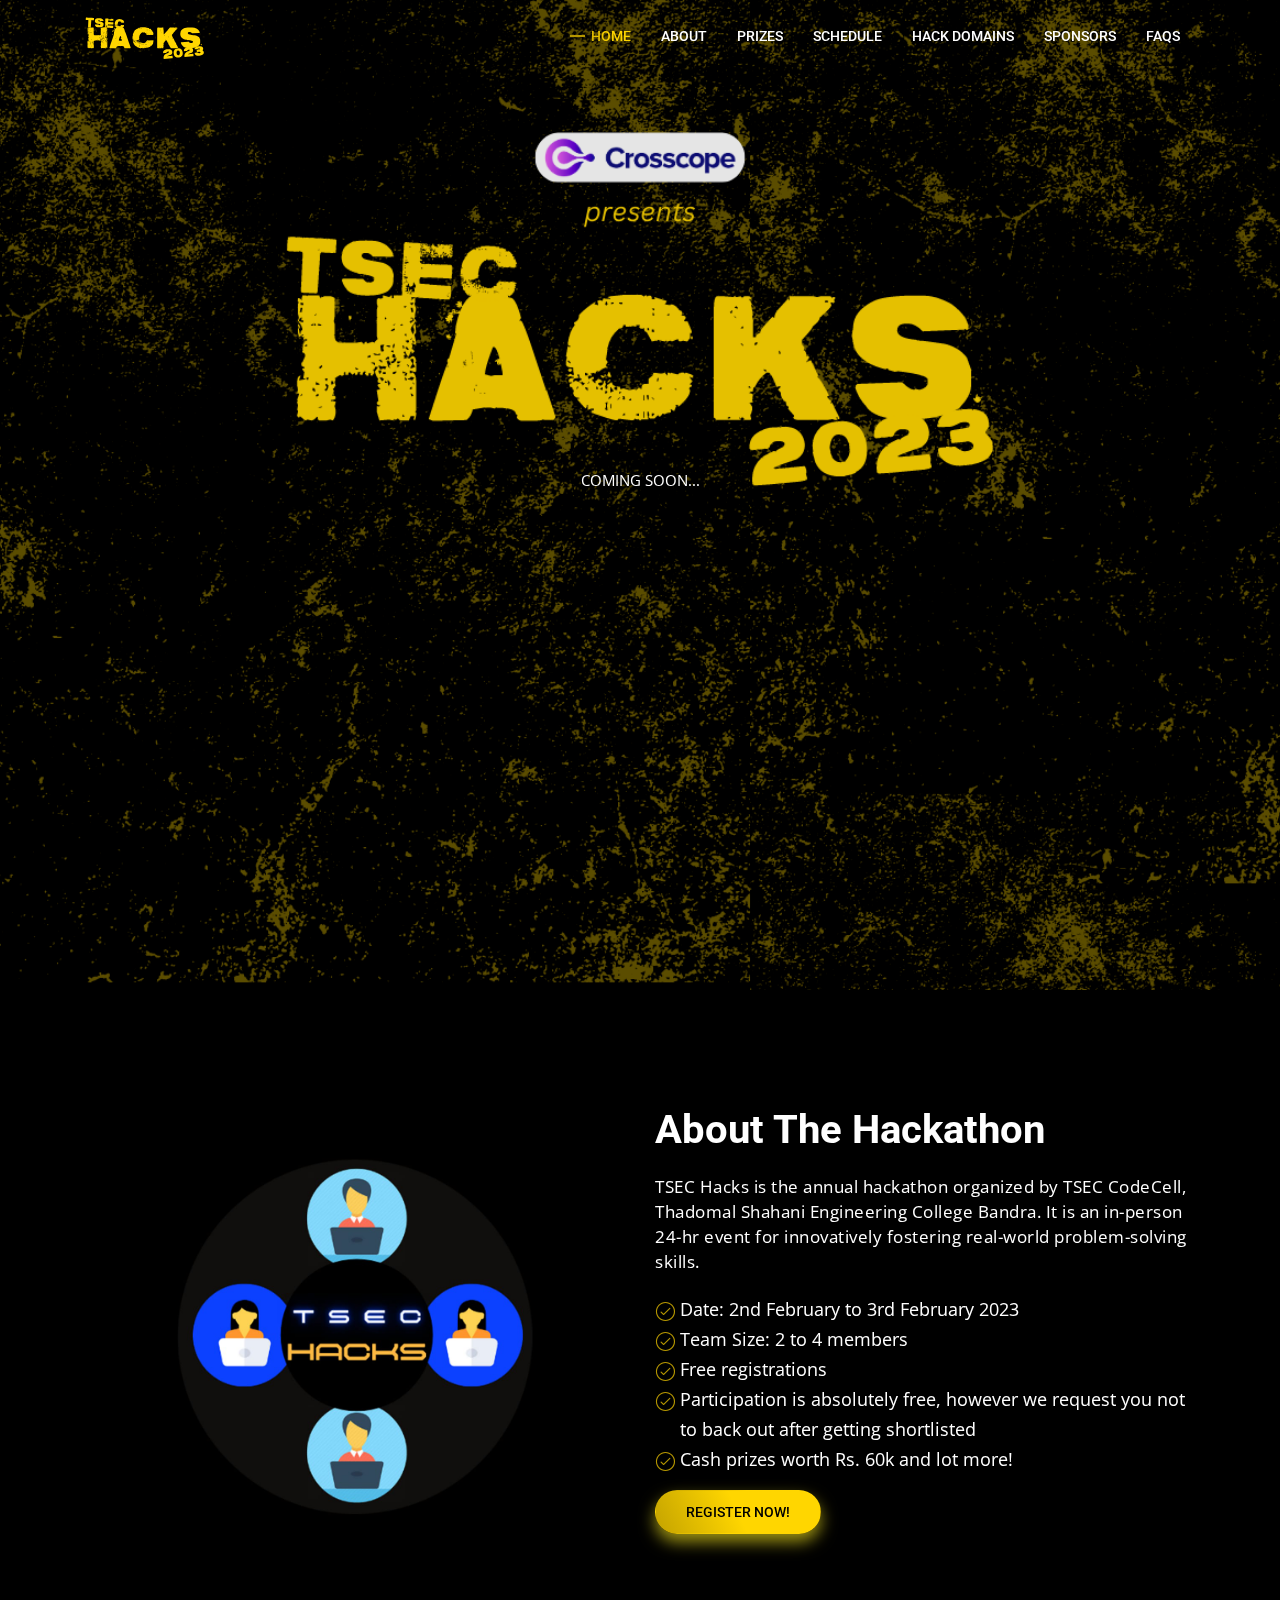
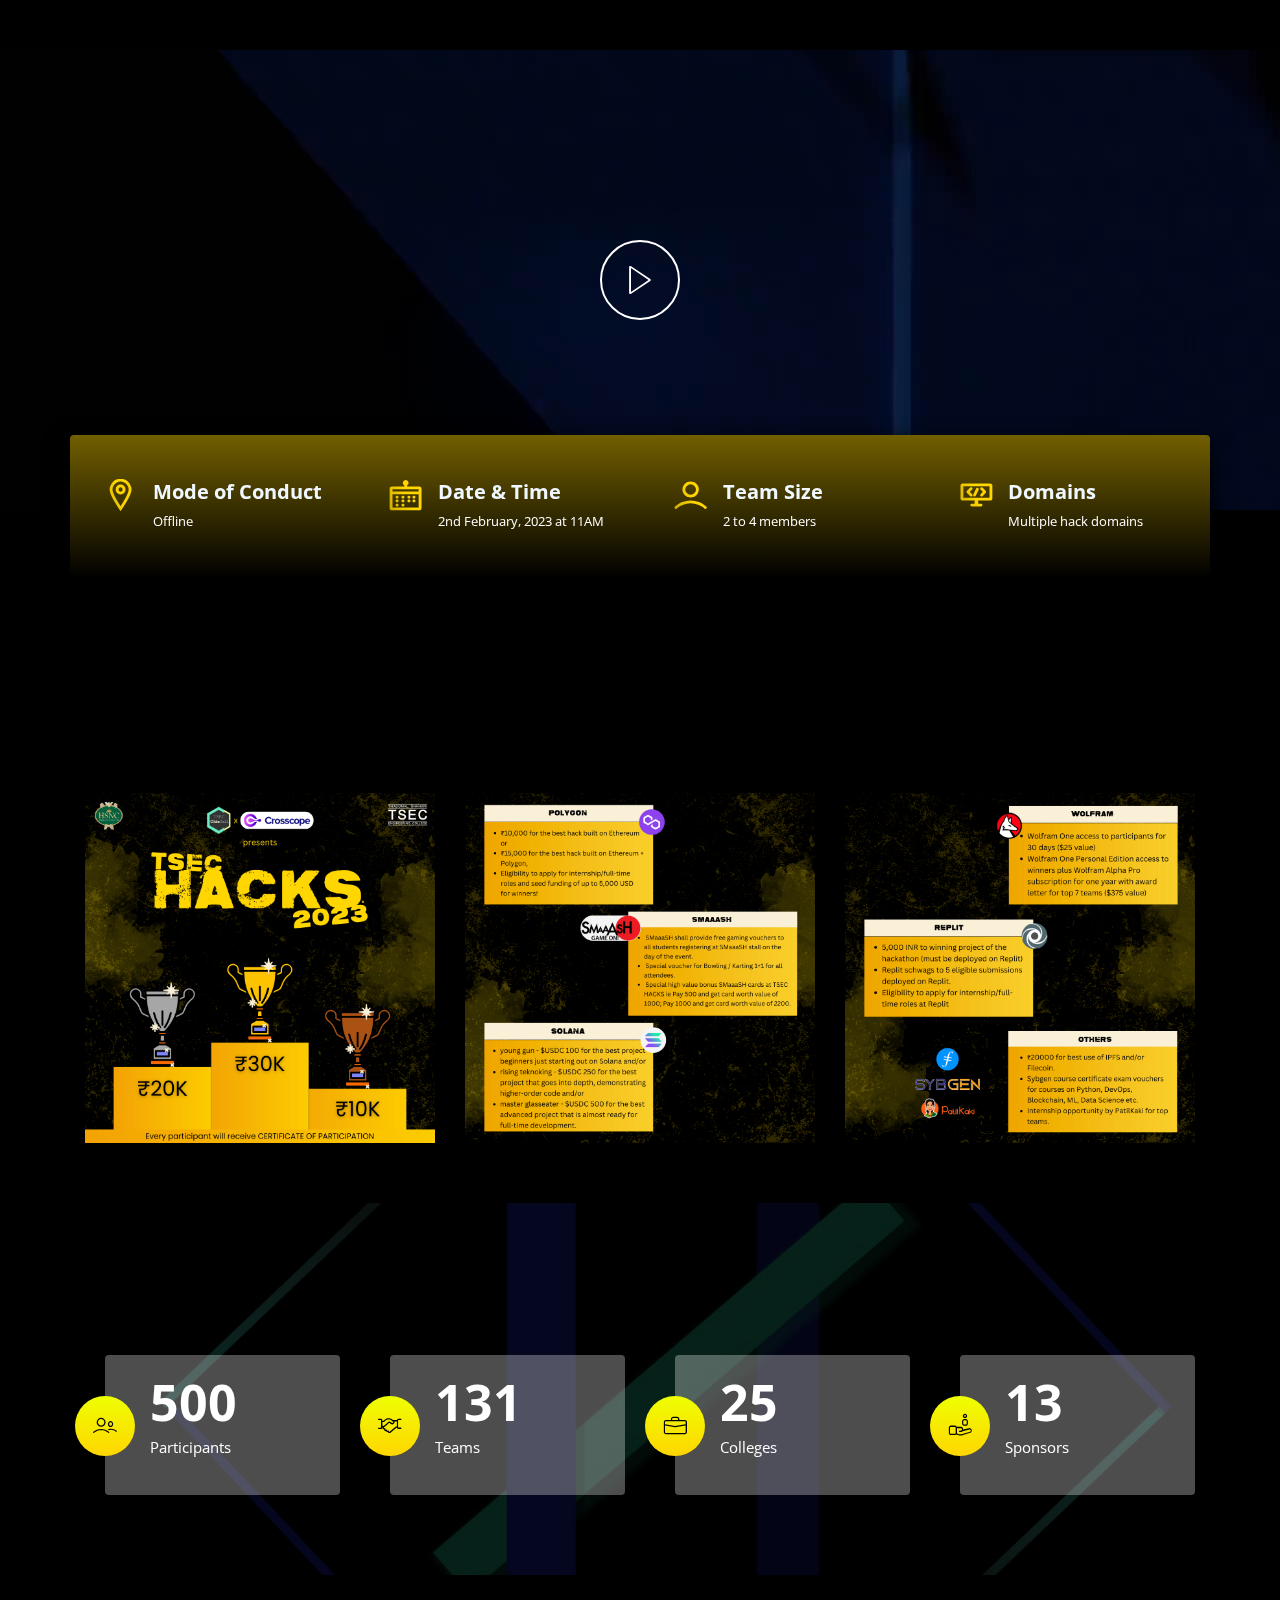
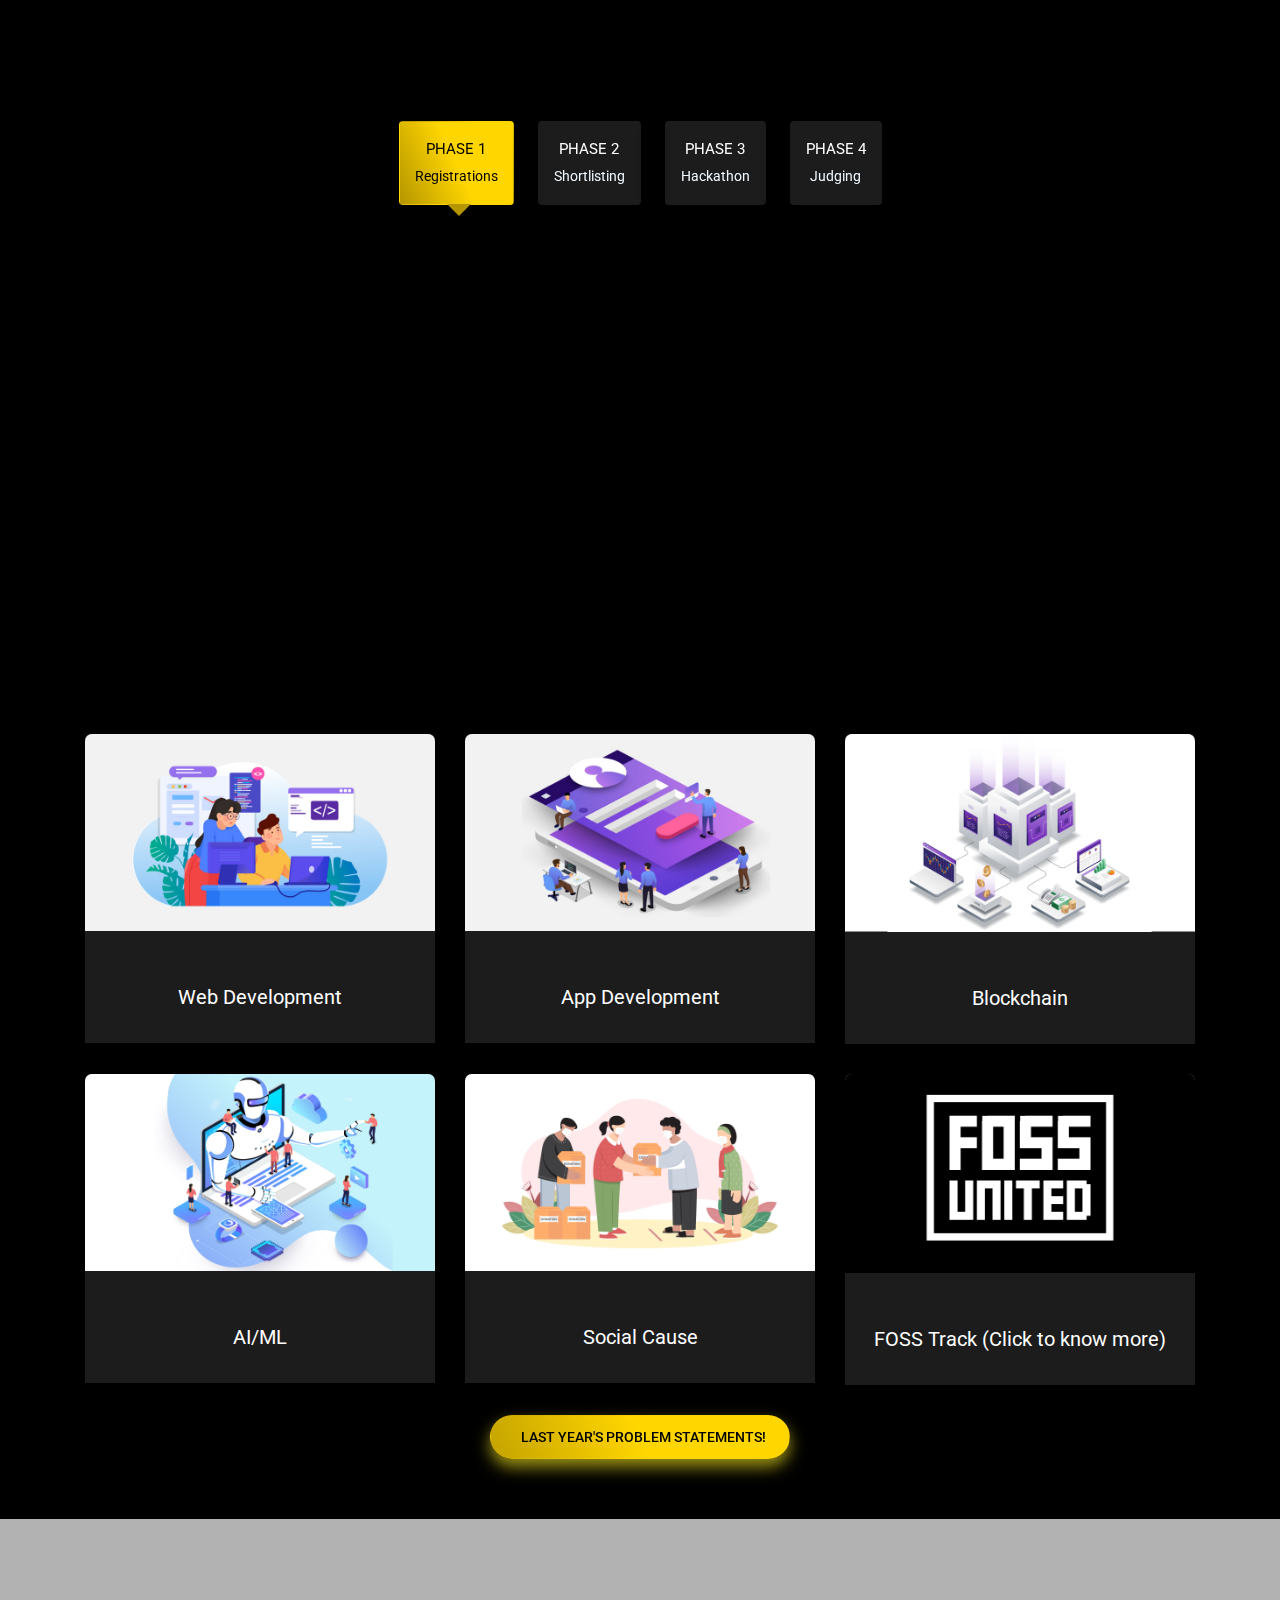
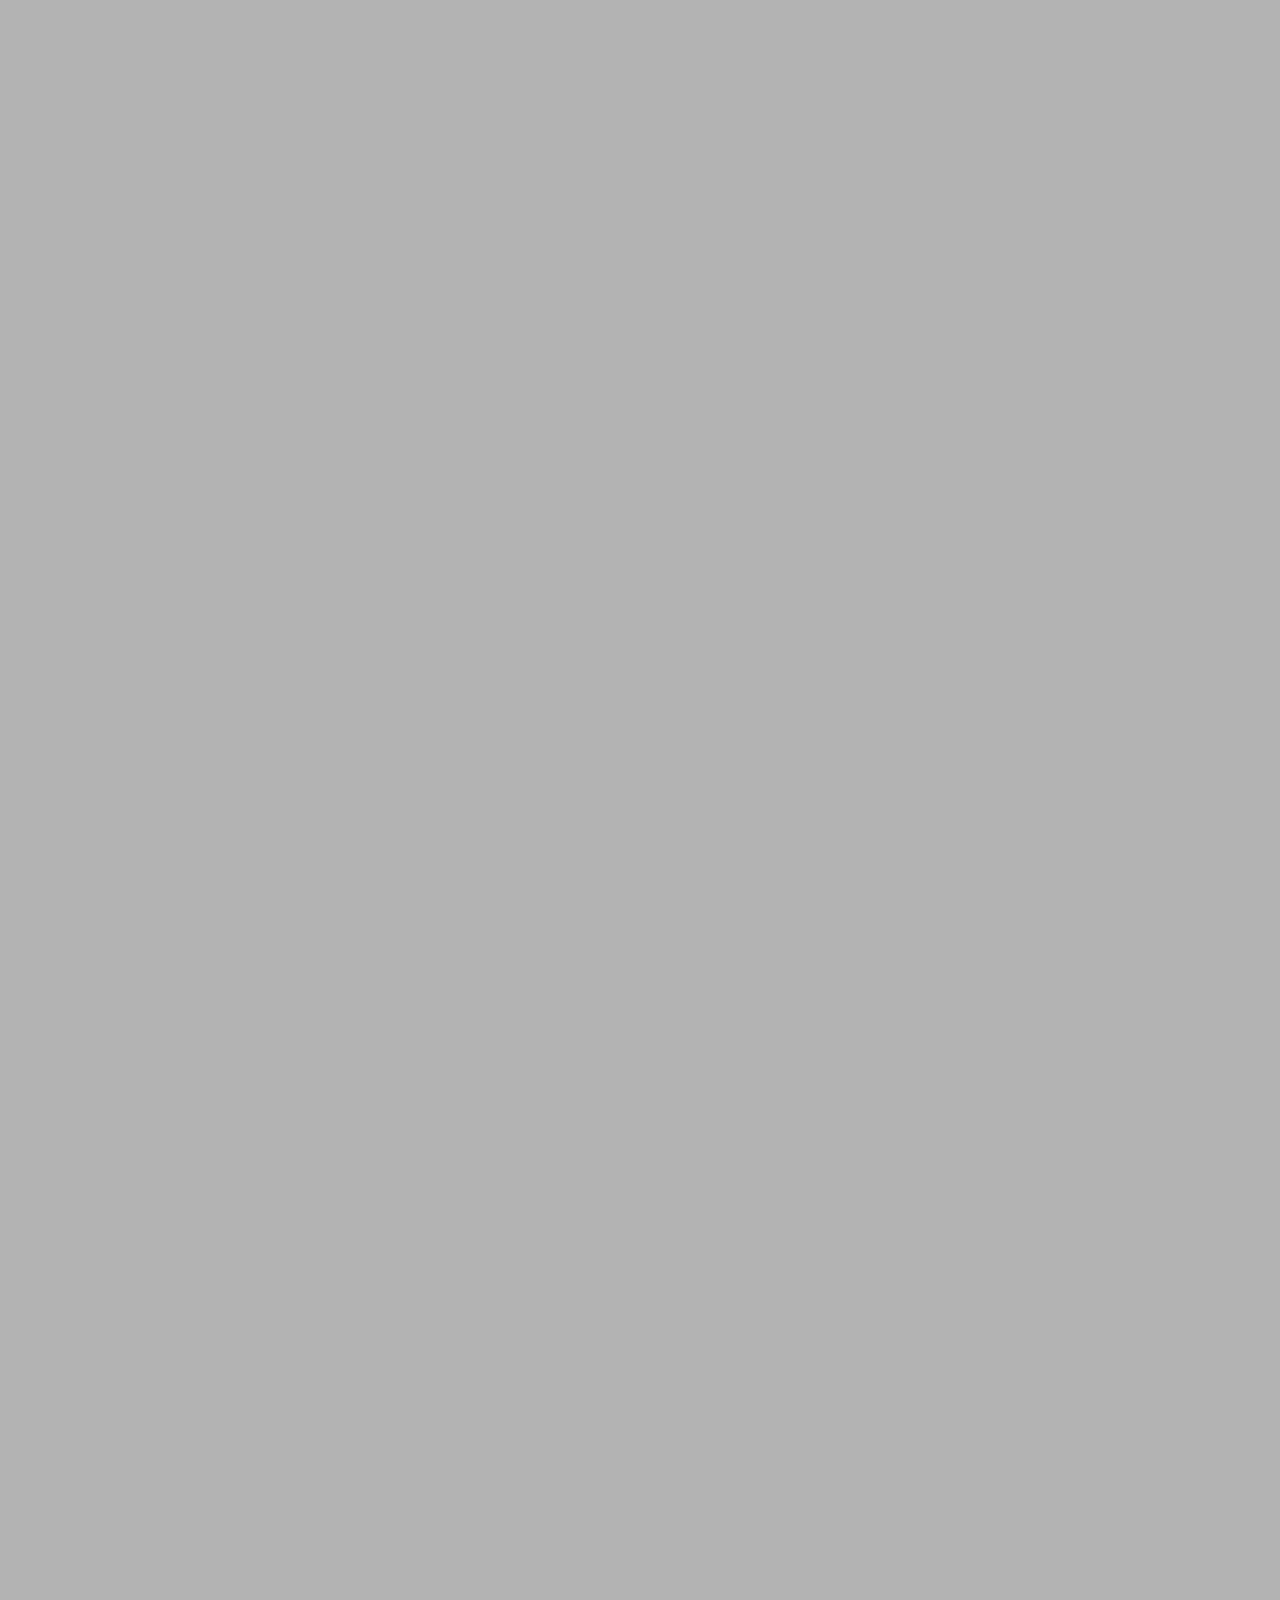
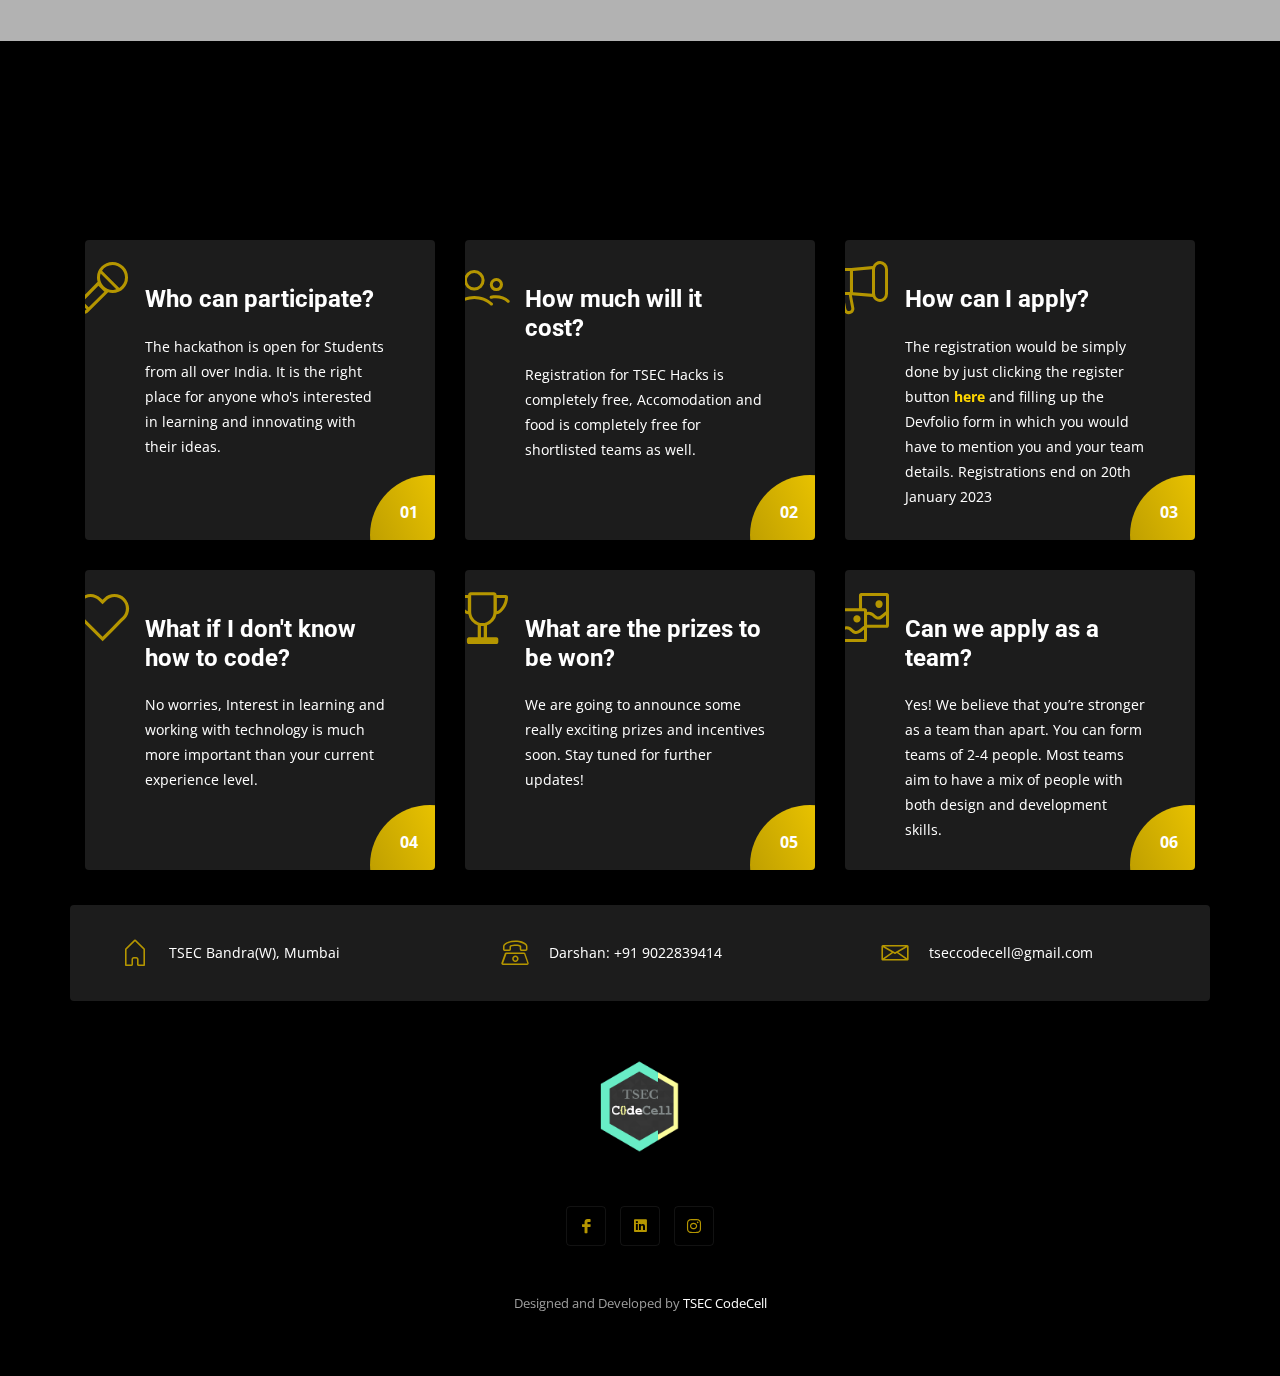
<file: index.html>
<!DOCTYPE html>
<html lang="en">
  <head>
    <!-- Required meta tags -->
    <meta charset="utf-8">
    <meta name="viewport" content="width=device-width, initial-scale=1, shrink-to-fit=no">

    <title>TSEC Hacks</title>

    <!-- Bootstrap CSS -->
    <link rel="stylesheet" type="text/css" href="css/bootstrap.min.css" >
    <!-- Icon -->
    <link rel="stylesheet" type="text/css" href="fonts/line-icons.css">
    <!-- Nivo Lightbox -->
    <link rel="stylesheet" type="text/css" href="css/nivo-lightbox.css" >
    <!-- Animate -->
    <link rel="stylesheet" type="text/css" href="css/animate.css">
    <!-- Responsive Style -->
    <link rel="stylesheet" type="text/css" href="css/responsive.css">
    <!-- Main Style -->
    <link rel="stylesheet" type="text/css" href="css/main_hacks_22.css">
    
    <link rel="shortcut icon" type="image/jpg" href="img/codecell-logo.png"/>

  </head>
  <body>

    <!-- Header Area wrapper Starts -->
    <header id="header-wrap">
      <!-- Navbar Start -->
      <nav class="navbar navbar-expand-lg bg-inverse fixed-top scrolling-navbar">
        <div id="nav-container" class="container">
          <!-- Brand and toggle get grouped for better mobile display -->
          <a href="#" class="navbar-brand"><img id="nav-logo" src="img/tsechackslogo.svg" alt=""></a>       
          <button class="navbar-toggler" type="button" data-toggle="collapse" data-target="#navbarCollapse" aria-controls="navbarCollapse" aria-expanded="false" aria-label="Toggle navigation">
            <i class="lni-menu"></i>
          </button>
          <div class="collapse navbar-collapse" id="navbarCollapse">
            <ul class="navbar-nav mr-auto w-100 justify-content-end">
              <li class="nav-item active">
                <a class="nav-link" href="#header-wrap">
                  Home
                </a>
              </li>
              <li class="nav-item">
                <a class="nav-link" href="#about">
                  About
                </a>
              </li>
              <li class="nav-item">
                <a class="nav-link" href="#prizes">
                  Prizes
                </a>
              </li>
              <li class="nav-item">
                <a class="nav-link" href="#schedules">
                  schedule
                </a>
              </li>
              <li class="nav-item">
                <a class="nav-link" href="#domains">
                  Hack Domains
                </a>
              </li>
                        
              <li class="nav-item">
                <a class="nav-link" href="#sponsors">
                  Sponsors
                </a>
              </li>
              <li class="nav-item">
                <a class="nav-link" href="#faq">
                  FAQs
                </a>
              </li>
              
            </ul>
          </div>
        </div>
      </nav>
      <!-- Navbar End -->

      <!-- Hero Area Start -->
      <div id="hero-area" class="hero-area-bg">
        <div class="overlay"></div>
        <div class="container">
          <div class="row justify-content-center">
            <div class="col-lg-9 col-sm-12">
              <div class="contents text-center">
                <!-- <div class="icon">
                  <i class="lni-mic"></i>
                </div> -->
                
                <!-- <h2 class="head-title">TSEC Hacks</h2>
                <p class="banner-desc">
                  Lorem ipsum dolor sit amet, consectetur adipisicing elit. Sapiente, nobis nesciunt atque perferendis, ipsa doloremque deserunt cum qui.</p> -->
                
                  <img id="hero-image" style="margin-left: auto; margin-right: auto;" src="img/background/logohack.png" width="200px" height="200px" alt="">
                  <!-- <div class="banner-btn">
                    <a href="https://forms.gle/vqPM7PCZRgtVUEee8" id="hero-register" class="btn btn-common">Register Now!</a>
                  </div> -->
                  <div id="placefiller">

                  </div>
<!--                   <div 
                    id="devfolio_apply"
                    class="apply-button banner-btn" 
                    data-hackathon-slug="tsec-hacks-2023" 
                    data-button-theme="light"
                    style="height: 44px; width: 312px; display:none">
                  </div> -->
<!--                 <p class="banner-info">Hackathon begins on 2nd February 2023.<br>Last date for registration (20th January) ends in...</p> -->
                COMING SOON...
              </div>
            </div>
          </div>
        </div>
        <section id="count" style="display:none">
          <div class="count-wrapper text-center">
            <div class="time-countdown wow fadeInUp" data-wow-delay="0.2s">
              <div id="clock" class="time-count">

                <div class="count-item-main">
                  <h3 class="count-item" id="count-days">%d</h3>
                  <h4>Days</h4>
                </div>
                <div class="count-item-main">
                  <h3 class="count-item" id="count-hours">%h</h3>
                  <h4>Hours</h4>
                </div>
                <div class="count-item-main" >
                  <h3 class="count-item" id="count-mins">%m</h3>
                  <h4>Minutes</h4>
                </div>
                <div class="count-item-main">
                  <h3 class="count-item" id="count-sec">%s</h3>
                  <h4>Seconds</h4>
                </div>

              </div>
              
            </div>
          </div>
  </section>
      </div>
      <!-- Hero Area End -->

    </header>
    <!-- Header Area wrapper End -->

    <!-- Count Bar Start -->
    
    <!-- Count Bar End -->

    <!-- About Section Start -->
    <section id="about" class="section-padding">
      <div class="container">
        <div class="row">
          <div class="col-lg-6 col-md-12 col-xs-12">
            <div class="img-thumb">
              <img style="border-radius: 50%; " class="img-fluid" src="img/background/hacklogo.jpeg" alt="">
            </div>
          </div>
          <div class="col-lg-6 col-md-12 col-xs-12">
            <div class="about-content">
              <div>
                <div class="about-text">  
                  <h2>About The Hackathon</h2>
                  <p>TSEC Hacks is the annual hackathon organized by TSEC CodeCell, Thadomal Shahani Engineering College Bandra. It is an in-person 24-hr event for innovatively fostering real-world problem-solving skills.</p>
                </div>
                <ul class="stylish-list mb-3 hackathon_list">
                  <li ><i style="color:turquoise;" class="lni-check-mark-circle"></i>Date: 2nd February to 3rd February 2023</li>
                  <li ><i style="color:turquoise;" class="lni-check-mark-circle"></i>Team Size: 2 to 4 members</li>
                  <li ><i style="color:turquoise;" class="lni-check-mark-circle"></i>Free registrations</li>
                  <li ><i style="color:turquoise;" class="lni-check-mark-circle"></i>Participation is absolutely free, however we request you not to back out after getting shortlisted</li>
                  <li ><i style="color:turquoise;" class="lni-check-mark-circle"></i>Cash prizes worth Rs. 60k and lot more!</li>
                </ul>
                <a class="btn btn-common" href="#hero-area">Register Now!</a>
              </div>
            </div>
          </div>
        </div>
      </div>
    </section>
    <!-- About Section End -->

    <!-- Video Section Start -->
    <div class="ready-to-play">
      <video id="bgvid" class="stop" loop>
        <source src="video/hack.mp4" type="video/mp4">
      </video>
      <div id="polina" class="video-text">
        <div class="tb-t">
            <div class="tb-c">
              <div class="polina"><button><i class='lni-play'></i></button></div>
            </div>
        </div>
      </div>
    </div>
    <!-- Video Section End -->

    <!-- Information Bar Start -->
    <section id="information-bar">
      <div class="container">
        <div class="row inforation-wrapper">
          <div class="col-lg-3 col-md-6 col-xs-12">
            <ul>
              <li>
                <i class="lni-map-marker"></i>
              </li>
              <li><span class="span-white"><b>Mode of Conduct</b> Offline</span></li>
            </ul>
          </div>
          <div class="col-lg-3 col-md-6 col-xs-12">
            <ul>
              <li>
                <i class="lni-calendar"></i>
              </li>
              <li><span class="span-white"><b>Date & Time</b> 2nd February, 2023 at 11AM</span></li>
            </ul>
          </div>
          
          <div class="col-lg-3 col-md-6 col-xs-12">
            <ul>
              <li>
                <i class="lni-user"></i>
              </li>
              <li><span class="span-white"><b>Team Size</b>2 to 4 members</span></li>
            </ul>
          </div>
          <div class="col-lg-3 col-md-6 col-xs-12">
            <ul>
              <li>
                <i class="lni lni-code-alt"></i>
              </li>
              <a href="#domains"><li><span class="span-white"><b>Domains</b>Multiple hack domains</span></li></a>
            </ul>
          </div>
        </div>
      </div>

    </section>
    <!-- Information Bar End -->

<!-- Prizes Section Start -->
<section id="prizes" class="section-padding">
  <div class="container">
    <div class="row">
      <div class="col-12">
        <div class="section-title-header text-center">
          <h2 class="section-title wow fadeInUp" data-wow-delay="0.2s">Prizes and Awards</h2>
          <p class="wow fadeInDown" data-wow-delay="0.2s">Cash prizes worth Rs 60k and additional tracks and prizes by Filecoin, Polygon, Replit and Solana. Internship opportunities for top teams. All participants will receive Certificate of Participation.</p>
          <!-- <p class="wow fadeInDown" data-wow-delay="0.2s">Cash and other prizes to be announced soon!</p> -->
        </div>
      </div>
    </div>
    <div class="row">
      <div class="col-lg-4 col-md-6 col-xs-12">
        <div class="event-item">
          <img class="img-fluid" src="img/prize/1.png" alt="">
          <!-- <div class="overlay-text">
            <div class="content">
              <h3>Cash Prizes</h3>
              <h3 style="text-transform: capitalize; font-size: 14px; line-height: 20px;">1st Place: INR 25,000<br>
              2nd Place: INR 20,000<br>
              3rd Place: INR 10,000<br>
              </h3>
            </div>
          </div> -->
        </div>
        <!-- <div >
          <h3 style="text-align: center; font-size: 18px; font-family: sans-serif; margin-bottom: 10px; margin-top: 5px;">Cash Prizes</h3>
          <h3 class="prize-desc" style="text-transform: capitalize; font-size: 14px; line-height: 20px; text-align: center;">1st Place: INR 210,000<br>
            2nd Place: INR 20,000<br>
            3rd Place: INR 5,000<br>
          </h3>
        </div> -->
      </div>
      
      <div class="col-lg-4 col-md-6 col-xs-12">
        <div class="event-item">
          <img class="img-fluid" src="img/prize/2.png" alt="">
          <!-- <div class="overlay-text">
            <div class="content">
              <h3>More Prizes for Winners</h3>
              <h3 style="text-transform: capitalize; font-size: 14px; line-height: 20px;">
              1. Wolfram Award for Top 10 teams<br>(worth $375 per user)<br>
              2. 90%-70% discount coupons for any Coding Blocks course<br>
              3. SITH free course<br>
              4. Pair a dice cafe coupons</h3>
            </div>
          </div> -->
        </div>
        <!-- <div >
          <h3 style="text-align: center; font-size: 18px; font-family: sans-serif; margin-bottom: 10px; margin-top: 5px;">More Prizes for Winners</h3>
          <h3 class="prize-desc" style="text-transform: capitalize; font-size: 14px; line-height: 20px; text-align: center;">1. Wolfram Award for Top 10 teams<br>(worth $375 per user)<br>
            2. 90%-70% discount coupons for any Coding Blocks course<br>
            3. SITH free course<br>
            4. Pair a dice cafe coupons</h3>
        </div> -->
      </div>

      <div class="col-lg-4 col-md-6 col-xs-12">
        <div class="event-item">
          <img class="img-fluid" src="img/prize/3.png" alt="">
          <!-- <div class="overlay-text">
            <div class="content">
              <h3>Goodies for All</h3>
              <h3 style="text-transform: capitalize; font-size: 14px; line-height: 20px;">Participants get access to:-<br>
              1. Wolfram|One ($25 for a month)<br>
              2. Repl.it HackerPlan ($21 for 3 months)<br>
              3. Taskade Unlimited plan ($60 for 1 year)<br>
              4. SashiDo platform credits<br>
              5. 65% discount coupons for Coding Blocks courses<br></h3>
            </div>
          </div> -->
        </div>
        <!-- <div >
          <h3 style="text-align: center; font-size: 18px; font-family: sans-serif; margin-bottom: 10px; margin-top: 5px;">Goodies for All</h3>
          <h3 class="prize-desc" style="text-transform: capitalize; font-size: 14px; line-height: 20px; text-align: center;">Participants get access to:-<br>
            1. Wolfram|One ($25 for a month)<br>
            2. Repl.it HackerPlan ($21 for 3 months)<br>
            3. Taskade Unlimited plan ($60 for 1 year)<br>
            4. SashiDo platform credits<br>
            5. 65% discount coupons for Coding Blocks courses<br></h3>       
        </div> -->
      </div>

    </div>
  </div>
</section>
<!-- Prizes Section End -->

<!-- Counter Area Start-->
<section class="counter-section section-padding">
  <div class="container">
    <h2 style="color:white;" id="last-stats" class="section-title wow fadeInUp" data-wow-delay="0.2s">Last Year Stats</h2>
    <div class="row">
      <!-- Counter Item -->
      <div class="col-lg-3 col-md-6 col-xs-12 work-counter-widget">
        <div class="counter">
          <div class="icon">
            <i class="lni lni-users"></i>
          </div>
          <div class="counter-content">
            <div class="counterUp">500</div>
            <p>Participants</p>
          </div>
        </div>
      </div>
      <!-- Counter Item -->
      <div class="col-lg-3 col-md-6 col-xs-12 work-counter-widget">
        <div class="counter">
          <div class="icon">
            <i class="lni lni-handshake"></i>
          </div>
          <div class="counter-content">
            <div class="counterUp">131</div>
            <p>Teams</p>
          </div>
        </div>
      </div>
      <!-- Counter Item -->
      <div class="col-lg-3 col-md-6 col-xs-12 work-counter-widget">
        <div class="counter">
          <div class="icon">
            <i class="lni-briefcase"></i>
          </div>
          <div class="counter-content">
            <div class="counterUp">25</div>
            <p>Colleges</p>
          </div>
        </div>
      </div>
      <!-- Counter Item -->
      <div class="col-lg-3 col-md-6 col-xs-12 work-counter-widget">
        <div class="counter">
          <div class="icon">
            <i class="lni lni-customer"></i>
          </div>
          <div class="counter-content">
            <div class="counterUp">13</div>
            <p>Sponsors</p>
          </div>
        </div>
      </div>
    </div>
  </div>
</section>
<!-- Counter Area End-->

    <!-- Schedule Section Start -->
    <section id="schedules" class="schedule section-padding">
      <div class="container">
        <div class="row">
          <div class="col-12">
            <div class="section-title-header text-center">
              <h2 style="margin-bottom: 20px;"  class="section-title wow fadeInUp" data-wow-delay="0.2s">Event Schedule</h2>
            </div>
          </div>
        </div>
        <div class="row">
          <div class="col-12 mb-5 text-center">
            <ul class="nav nav-tabs" id="myTab" role="tablist">
              <li class="nav-item">
                <a class="nav-link active nav-width" id="monday-tab" data-toggle="tab" href="#monday" role="tab" aria-controls="monday" aria-expanded="true">
                  <div class="item-text">
                    <h4>Phase 1</h4>
                    <h5>Registrations</h5>
                  </div>
                </a>
              </li>
              <li class="nav-item">
                <a class="nav-link nav-width" id="tuesday-tab" data-toggle="tab" href="#tuesday" role="tab" aria-controls="tuesday">
                  <div class="item-text">
                    <h4>Phase 2</h4>
                    <h5>Shortlisting</h5>
                  </div>
                </a>
              </li>
              <li class="nav-item nav-width">
                <a class="nav-link" id="wednesday-tab" data-toggle="tab" href="#wednesday" role="tab" aria-controls="wednesday">
                  <div class="item-text">
                    <h4>Phase 3</h4>
                    <h5>Hackathon</h5>
                  </div>
                </a>
              </li>
              <li class="nav-item nav-width">
                <a class="nav-link" id="thursday-tab" data-toggle="tab" href="#thursday" role="tab" aria-controls="thursday">
                  <div class="item-text">
                    <h4>Phase 4</h4>
                    <h5>Judging</h5>
                  </div>
                </a>
              </li>
            </ul>
          </div>
          <div class="col-12">
            <div class="schedule-area row wow fadeInDown" data-wow-delay="0.3s">
              <div class="schedule-tab-content col-12 clearfix">
                <div class="tab-content" id="myTabContent">
                  <div class="tab-pane fade show active" id="monday" role="tabpanel" aria-labelledby="monday-tab">
                    <div id="accordion">
                      <div class="card">
                        <div id="headingOne">
                          <div class="schedule-slot-time">
                            <span> Jan 3 - Jan 20</span>
                            Register
                          </div>
                          <div class="collapsed card-header" data-toggle="collapse" data-target="#collapseOne1" aria-expanded="false" aria-controls="collapseOne1">
                            
                            <h4>Registration Process</h4>
                            <h5 class="name">TSEC Hacks</h5>
                          </div>
                        </div>
                        <div id="collapseOne" class="collapse show" aria-labelledby="headingOne" data-parent="#accordion">
                          <div class="card-body">
                            <p>The registration would be simply done by just clicking the register button <a class="register-link">here</a> and filling up the Devfolio form in which you would have to mention you and your team details. Registrations end on 20th January 2023</p>
                            
                          </div>
                        </div>
                      </div>                    
                      
                    </div>
                  </div>
                  <div class="tab-pane fade" id="tuesday" role="tabpanel" aria-labelledby="tuesday-tab">
                    <div id="accordion2">
                      <div class="card">
                        <div id="headingOne1">
                          <div class="schedule-slot-time">
                            <span>Jan 20 - Jan 31</span>
                            Shortlisting
                          </div>
                          <div class="collapsed card-header" data-toggle="collapse" data-target="#collapseTwo2" aria-expanded="false" aria-controls="collapseTwo2">
                        
                            <h4>Shortlisting of Teams</h4>
                            <h5 class="name">TSEC Hacks</h5>
                          </div>
                        </div>
                        <div id="collapseOne1" class="collapse show" aria-labelledby="headingOne1" data-parent="#accordion2">
                          <div class="card-body">
                            <p>A shortlisting process would be done from which certain teams would be selected out of the lot to take part in TSEC Hacks. Shortlisting process begins from 20th Jan and ends on 31st Jan 2023</p>
                            
                          </div>
                        </div>
                      </div>
                      
                    </div>
                  </div>
                  <div class="tab-pane fade" id="wednesday" role="tabpanel" aria-labelledby="wednesday-tab">
                    <div id="accordion3">
                      <div class="card">
                        <div id="headingOne3">
                          <div class="schedule-slot-time">
                            <span>Feb 2 - Feb 3</span>
                            Hackathon
                          </div>
                          <div class="collapsed card-header" data-toggle="collapse" data-target="#collapseOne3" aria-expanded="false" aria-controls="collapseOne3">
                            
                            <h4>Hackathon Begins for all</h4>
                            <h5 class="name">TSEC Hacks</h5>
                          </div>
                        </div>
                        <div id="collapseOne3" class="collapse show" aria-labelledby="headingOne3" data-parent="#accordion3">
                          <div class="card-body">
                            <p>The Hackathon would begin on 2nd Feb, 2023 at 11AM and end on 3rd Feb, 2023 at 11AM. It is a 24hr hackathon where you'd be given various problem statements from various domains for your team to choose from along with mentors guiding you in certain time gaps. For reference <a class = "last-yr-ps-link" href="https://drive.google.com/file/d/1SnAjKX1FJ6qE46EMewSVE7sf4f6dF8A2/view?usp=sharing" target="_blank">here</a> is a list of problem statements asked last year</p>
                            
                          </div>
                        </div>
                      </div>
                      
                      
                    </div>
                  </div>
                  <div class="tab-pane fade" id="thursday" role="tabpanel" aria-labelledby="thursday-tab">
                    <div id="accordion4">
                      <div class="card">
                        <div id="headingOne">
                          <div class="schedule-slot-time">
                            <span>Feb 3, 11AM</span>
                            Judging
                          </div>
                          <div class="collapsed card-header" data-toggle="collapse" data-target="#collapseOne4" aria-expanded="false" aria-controls="collapseOne4">
                            
                            <h4>Judging and presentation of projects begins</h4>
                            <h5 class="name">TSEC HACKS</h5>
                          </div>
                        </div>
                        <div id="collapseOne4" class="collapse show" aria-labelledby="headingOne" data-parent="#accordion4">
                          <div class="card-body">
                            <p>After the hackathon ends, your team will be able to present their projects to our judges where they would judge and give feedbacks to your team</p>
                            
                          </div>
                        </div>
                      </div>
                      
                    </div>
                  </div>
                </div>
              </div>
            </div>
          </div>
        </div>
      </div>
    </section>
    <!-- Schedule Section End -->

    <!-- Blog Section Start -->
    <section id="domains" class="section-padding">
      <div class="container">
        <div class="row">
          <div class="col-12">
            <div class="section-title-header text-center">
              <h2 class="section-title wow fadeInUp" data-wow-delay="0.2s">Hack Domains</h2>
              <p class="wow fadeInDown" data-wow-delay="0.2s">Problem statements will be based on following tech domains.</p>
            </div>
          </div>
        </div>
        <div class="row">
          <div class="col-lg-4 col-md-6 col-xs-12">
            <div class="blog-item">
              <div class="blog-image">
                <a>
                  <img class="img-fluid" src="img/domains/web.png" alt="">
                </a>
              </div>
              <div class="descr">
                <div class="icon">
                  <i class="lni-image"></i>
                </div>
                <h3 class="title">
                  <a>
                    Web Development
                  </a>
                </h3>
                <p class="hack-desc">Lorem ipsum dolor sit amet,                                                              consectetur adipsing elit, sed do eiusmodincididunt ut labore et dolore</p>
              </div>
              
            </div>
          </div>
          <div class="col-lg-4 col-md-6 col-xs-12">
            <div class="blog-item">
              <div class="blog-image">
                <a>
                  <img class="img-fluid" src="img/domains/app.png" alt="">
                </a>
              </div>
              <div class="descr">
                <div class="icon">
                  <i class="lni-arrow-right"></i>
                </div>
                <h3 class="title">
                  <a>
                    App Development
                  </a>
                </h3>
                <p class="hack-desc">Lorem ipsum dolor sit amet, consectetur adipsing elit, sed do eiusmodincididunt ut labore et dolore</p>
              </div>
              
            </div>
          </div>
          <div class="col-lg-4 col-md-6 col-xs-12">
            <div class="blog-item">
              <div class="blog-image">
                <a >
                  <img class="img-fluid" src="img/domains/block.png" alt="">
                </a>
              </div>
              <div class="descr">
                <div class="icon">
                  <i class="lni-camera"></i>
                </div>
                <h3 class="title">
                  <a >
                    Blockchain
                  </a>
                </h3>
                <p class="hack-desc">Lorem ipsum dolor sit amet, consectetur adipsing elit, sed do eiusmodincididunt ut labore et dolore</p>
              </div>
              
            </div>
          </div>
          <div class="col-lg-4 col-md-6 col-xs-12">
            <div class="blog-item">
              <div class="blog-image">
                <a >
                  <img class="img-fluid" src="img/domains/mial.png" alt="">
                </a>
              </div>
              <div class="descr">
                <div class="icon">
                  <i class="lni-camera"></i>
                </div>
                <h3 class="title">
                  <a >
                    AI/ML
                  </a>
                </h3>
                <p class="hack-desc">Lorem ipsum dolor sit amet, consectetur adipsing elit, sed do eiusmodincididunt ut labore et dolore</p>
              </div>
              
            </div>
          </div>
          <div class="col-lg-4 col-md-6 col-xs-12">
            <div class="blog-item">
              <div class="blog-image">
                <a >
                  <img class="img-fluid" src="img/domains/social.png" alt="">
                </a>
              </div>
              <div class="descr">
                <div class="icon">
                  <i class="lni-camera"></i>
                </div>
                <h3 class="title">
                  <a >
                    Social Cause
                  </a>
                </h3>
                <p class="hack-desc">Lorem ipsum dolor sit amet, consectetur adipsing elit, sed do eiusmodincididunt ut labore et dolore</p>
              </div>
              
            </div>
          </div>
          <div class="col-lg-4 col-md-6 col-xs-12">
            <div class="blog-item">
              <div class="blog-image">
                <a >
                  <img class="img-fluid" src="img/domains/foss.png" alt="">
                </a>
              </div>
              <div class="descr">
                <div class="icon">
                  <i class="lni-camera"></i>
                </div>
                <h3 class="title">
                  <a >
                    <a href="/foss.html">FOSS Track (Click to know more)</a>
                  </a>
                </h3>
                <p class="hack-desc">Lorem ipsum dolor sit amet, consectetur adipsing elit, sed do eiusmodincididunt ut labore et dolore</p>
              </div>
              
            </div>
          </div>
          
        </div>
        <div style="display: flex; justify-content: center; align-items: center;">
        <a style="align-items: center; width: 300px;" class="btn btn-common" href="https://drive.google.com/file/d/1SnAjKX1FJ6qE46EMewSVE7sf4f6dF8A2/view?usp=sharing" target="_blank">Last Year's Problem Statements!</a>
        </div>
      </div>
    </section>
    <!-- Blog Section End -->

    <!-- Sponsors Section Start -->
    <section id="sponsors" class="section-padding">
      <div class="overlay"></div>
      <div class="container">

        <div class="row">
          <div class="col-12">
            <div class="section-title-header text-center">
              <h2 id="sponsor-heading" class="section-title wow fadeInUp" data-wow-delay="0.2s">Title Sponsor</h2>
            </div>
          </div>
        </div>
        <div class="row mb-30 text-center wow fadeInDown" data-wow-delay="0.3s">
          <div class="col-lg-12">
            <div class="sponsors-logo text-center">
               <a href="https://crosscope.com/"><img style="width: 275px;" src="img/sponsors/crosscope.png" alt=""></a>
            </div>
          </div>
        </div>
        
        <div class="row">
          <div class="col-12">
            <div class="section-title-header text-center">
              <h2 id="sponsor-heading" class="section-title wow fadeInUp" data-wow-delay="0.2s">Platinum Sponsors</h2>
            </div>
          </div>
        </div>
        <div class="row mb-30 text-center wow fadeInDown" data-wow-delay="0.3s">
          <div class="col-lg-12">
            <div class="sponsors-logo text-center">
               <a href="https://devfolio.co"><img style="width: 275px;" src="img/sponsors/devfolio.png" alt=""></a>
               <a href="https://polygon.technology/"><img style="width: 275px;" src="img/sponsors/polygon.png" alt=""></a>
            </div>
          </div>
        </div>


        <div class="row">
          <div class="col-12">
            <div class="section-title-header text-center">
              <h2 id="sponsor-heading" class="section-title wow fadeInUp" data-wow-delay="0.2s">Gold Sponsors</h2>
            </div>
          </div>
        </div>
        <div class="row mb-30 text-center wow fadeInDown" data-wow-delay="0.3s">
          <div class="col-lg-12">
            <div class="sponsors-logo text-center">
               <!-- <a href="https://github.com/"><img style="width: 275px;" src="{% static 'img/sponsors/github.png' %}" alt=""></a> -->
               <a href="https://onefact.org"><img style="width: 275px;" src="img/sponsors/onefact.png" alt=""></a>
               <a href="https://filecoin.io"><img style="width: 275px;" src="img/sponsors/filecoin.png" alt=""></a>
               <a href="https://solana.com/"><img style="width: 275px;" src="img/sponsors/solana.png" alt=""></a>
               <a href="https://replit.com/"><img style="width: 275px;" src="img/sponsors/replit.png" alt=""></a>
            </div>
          </div>
        </div>

        <div class="row">
          <div class="col-12">
            <div class="section-title-header text-center">
              <h2 id="sponsor-heading" class="section-title wow fadeInUp" data-wow-delay="0.2s">Silver Sponsors</h2>
            </div>
          </div>
        </div>
        <div class="row mb-30 text-center wow fadeInDown" data-wow-delay="0.3s">
          <div class="col-lg-12">
            <div class="sponsors-logo text-center">
               <a href="https://www.jdoodle.com/"><img style="width: 275px;" src="img/sponsors/jdoodle.png" alt=""></a>
            </div>
          </div>
        </div>


        <div class="row">
          <div class="col-12">
            <div class="section-title-header text-center">
              <h2 id="sponsor-heading" class="section-title wow fadeInUp" data-wow-delay="0.2s">Our Partners</h2>
            </div>
          </div>
        </div>
        <div class="row mb-30 text-center wow fadeInDown" data-wow-delay="0.3s">
          <div class="col-lg-12">
            <div class="sponsors-logo text-center">
               <a href="https://www.wolfram.com/"><img style="width: 275px;" src="img/sponsors/wolfram_new.png" alt=""></a>
               <a href="https://smaaash.in"><img style="width: 275px;" src="img/sponsors/smaaash.png" alt=""></a>
               <a href="https://sybgen.com/"><img style="width: 275px;" src="img/sponsors/sybgen.png" alt=""></a>
               <a href="https://patilkaki.com"><img style="width: 275px;" src="img/sponsors/patilkaki.png" alt=""></a>
               <a href="https://sundaramstore.com/"><img style="width: 275px;" src="img/sponsors/sundaram.png" alt=""></a>
            </div>
          </div>
        </div>


      </div>
    </section>
    <!-- Sponsors Section End -->

    <!-- FAQ Section Start -->
    <section id="faq" class="intro section-padding">
      <div class="container">
        <div class="row">
          <div class="col-12">
            <div class="section-title-header text-center">
              <h2 class="section-title wow fadeInUp" data-wow-delay="0.2s">FAQs</h2>
              <p class="wow fadeInDown" data-wow-delay="0.2s">Answers to the most frequently asked questions!</p>
            </div>
          </div>
        </div>
        <div class="row intro-wrapper">
          <div class="col-lg-4 col-md-6 col-xs-12">
            <div class="single-intro-text mb-70">
               <i class="lni-microphone"></i>
               <h3>Who can participate?</h3>
               <p>
                The hackathon is open for Students from all over India. It is the right place for anyone who's interested in learning and innovating with their ideas.
               </p>
               <span class="count-number">01</span>
            </div>
          </div>
          <div class="col-lg-4 col-md-6 col-xs-12">
            <div class="single-intro-text">
               <i class="lni-users"></i>
               <h3 class="ts-title">How much will it cost?</h3>
               <p>
                 Registration for TSEC Hacks is completely free, Accomodation and food is completely free for shortlisted teams as well.
               </p>
               <span class="count-number">02</span>
            </div>
            <div class="border-shap left"></div>
          </div>
          <div class="col-lg-4 col-md-6 col-xs-12">
            <div class="single-intro-text mb-70">
               <i class="lni-bullhorn"></i>
               <h3>How can I apply?</h3>
               <p>The registration would be simply done by just clicking the register button <a class="register-link">here</a> and filling up the Devfolio form in which you would have to mention you and your team details. Registrations end on 20th January 2023</p>
               <span class="count-number">03</span>
            </div>
          </div>
          <div class="col-lg-4 col-md-6 col-xs-12">
            <div class="single-intro-text mb-70">
               <i class="lni-heart"></i>
               <h3>What if I don't know how to code?</h3>
               <p>
                No worries, Interest in learning and working with technology is much more important than your current experience level.
               </p>
               <span class="count-number">04</span>
            </div>
          </div>
          <div class="col-lg-4 col-md-6 col-xs-12">
            <div class="single-intro-text mb-70">
               <i class="lni-cup"></i>
               <h3>What are the prizes to be won?</h3>
               <p>
                We are going to announce some really exciting prizes and incentives soon. Stay tuned for further updates!
               </p>
               <span class="count-number">05</span>
            </div>
          </div>
          <div class="col-lg-4 col-md-6 col-xs-12">
            <div class="single-intro-text mb-70">
               <i class="lni-gallery"></i>
               <h3>Can we apply as a team?</h3>
               <p>
                Yes! We believe that you’re stronger as a team than apart. You can form teams of 2-4 people. Most teams aim to have a mix of people with both design and development skills.
               </p>
               <span class="count-number">06</span>
            </div>
          </div>
        </div>
      </div>
    </section>
    <!-- FAQ Section End -->

    <!-- Contact text Start -->
    <section id="contact-text">
      <div class="container">
        <div class="row contact-wrapper">
          <div class="col-lg-4 col-md-5 col-xs-12">
            <ul>
              <a href="https://goo.gl/maps/QpoY6shbi39d2fW87">
                <li>
                  <i class="lni-home"></i>
                </li>
                <li><span class="span-white">TSEC Bandra(W), Mumbai</li>
              </a>
            </ul>
          </div>
          <div class="col-lg-4 col-md-3 col-xs-12">
            <ul>
              <a href="tel:+91-90228-39414">
                <li>
                  <i class="lni-phone"></i>
                </li>
                <li><span class="span-white">Darshan: +91 9022839414</span></li>
              </a>
            </ul>
          </div>
          <div class="col-lg-4 col-md-3 col-xs-12">
            <ul>
              <a href="mailto:tseccodecell@gmail.com">
                <li>
                  <i class="lni-envelope"></i>
                </li>
                <li><span class="span-white">tseccodecell@gmail.com</span></li>
              </a>
            </ul>
          </div>
        </div>
      </div>
    </section>
    <!-- Contact text End -->

    <footer>
      <div class="container">
        <div class="row justify-content-center">
          <div class="col-lg-8 col-md-12 col-xs-12">
          
            <div class="footer-logo">
              <img id="footer-logo" src="img/codecell-logo.png" alt="">
            </div>
            <div class="social-icons-footer">
              <ul>
                <li class="facebook"><a target="_blank" href="https://www.facebook.com/TSECCodeCell/"><i class="lni-facebook-filled"></i></a></li>
                <li class="twitter"><a target="_blank" href="https://www.linkedin.com/company/tsec-codecell/"><i class="lni lni-linkedin-original"></i></i></a></li>
                <li class="pinterest"><a target="_blank" href="https://www.instagram.com/tseccodecell/"><i class="lni lni-instagram-original"></i></a></li>
              </ul>
            </div>
            <div class="site-info">
              <p>Designed and Developed by <a href="http://www.tseccodecell.com/" rel="nofollow">TSEC CodeCell</a></p>
            </div>
          </div>
        </div>
      </div>
    </footer>

    <script>
      // Set the date we're counting down to
      // var countDownDate = new Date("Jan 31, 2024 23:59:59").getTime();
      
      // // Update the count down every 1 second
      // var x = setInterval(function() {
      
      //   // Get today's date and time
      //   var now = new Date().getTime();
      
      //   // Find the distance between now and the count down date
      //   var distance = countDownDate - now;
      
      //   // Time calculations for days, hours, minutes and seconds
      //   var days = Math.floor(distance / (1000 * 60 * 60 * 24));
      //   var hours = Math.floor((distance % (1000 * 60 * 60 * 24)) / (1000 * 60 * 60));
      //   var minutes = Math.floor((distance % (1000 * 60 * 60)) / (1000 * 60));
      //   var seconds = Math.floor((distance % (1000 * 60)) / 1000);
      
      //   // Display the result in the element with id="demo"
      //   document.getElementById("count-days").innerHTML = ('0' + days).substr(-2) ;
      //   document.getElementById("count-hours").innerHTML = ('0' + hours).substr(-2) ;
      //   document.getElementById("count-mins").innerHTML = ('0' + minutes).substr(-2) ;
      //   document.getElementById("count-sec").innerHTML = ('0' + seconds).substr(-2) ;
      
      //   // If the count down is finished, write some text
      //   if (distance < 0) {
      //     clearInterval(x);
      //     document.getElementById("clock").innerHTML = "REGISTRATIONS CLOSED!";
      //   }
      // }, 1000);
      </script>

    <!-- Go to Top Link -->
    <a href="#" class="back-to-top">
    	<i class="lni-chevron-up"></i>
    </a>

    <div id="preloader">
      <div class="sk-circle">
        <div class="sk-circle1 sk-child"></div>
        <div class="sk-circle2 sk-child"></div>
        <div class="sk-circle3 sk-child"></div>
        <div class="sk-circle4 sk-child"></div>
        <div class="sk-circle5 sk-child"></div>
        <div class="sk-circle6 sk-child"></div>
        <div class="sk-circle7 sk-child"></div>
        <div class="sk-circle8 sk-child"></div>
        <div class="sk-circle9 sk-child"></div>
        <div class="sk-circle10 sk-child"></div>
        <div class="sk-circle11 sk-child"></div>
        <div class="sk-circle12 sk-child"></div>
      </div>
    </div>
    
    <!-- Devfolio Integration Script -->
    <script defer async src="https://apply.devfolio.co/v2/sdk.js"></script>

    <!-- jQuery first, then Popper.js, then Bootstrap JS -->
    <script src="js/jquery-min.js"></script>
    <script src="js/popper.min.js"></script>
    <script src="js/bootstrap.min.js"></script>
    <script src="js/jquery.countdown.min.js"></script>
    <script src="js/waypoints.min.js"></script>
    <script src="js/jquery.counterup.min.js"></script>
    <script src="js/jquery.nav.js"></script>
    <script src="js/jquery.easing.min.js"></script>
    <script src="js/wow.js"></script>
    <script src="js/nivo-lightbox.js"></script>
    <script src="js/video.js"></script>
    <script src="js/main.js"></script>   
  </body>
</html>
</file>
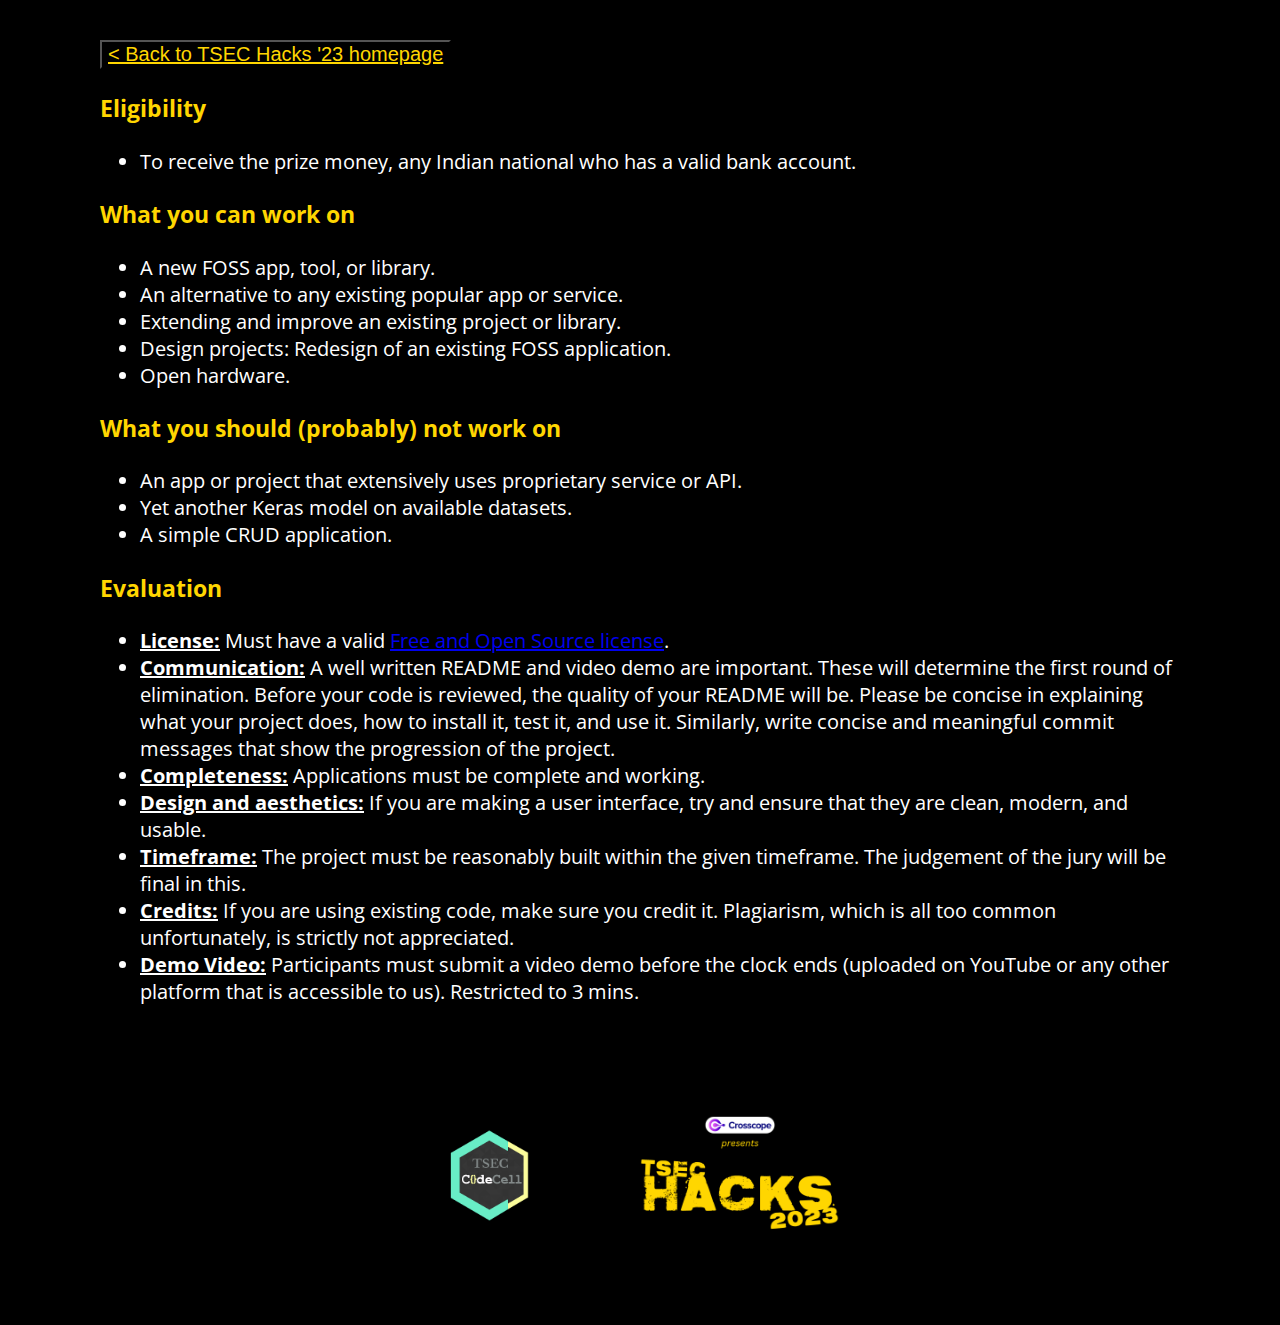
<file: foss.html>
<!DOCTYPE html>
<html lang="en">

<head>
    <meta charset="UTF-8">
    <meta http-equiv="X-UA-Compatible" content="IE=edge">
    <meta name="viewport" content="width=device-width, initial-scale=1.0">
    <link rel="stylesheet" type="text/css" href="css/foss.css">
    <title>FOSS Track Rules</title>
</head>

<body>
    <form>
        <input id="back-link" type="button" value="< Back to TSEC Hacks '23 homepage" onclick="history.back()">
    </form>

    <h3 id="eligibility">Eligibility</h3>
    <ul>
        <li>To receive the prize money, any Indian national who has a valid bank account.</li>
    </ul>
    <h3 id="what-you-can-work-on">What you can work on</h3>
    <ul>
        <li>A new FOSS app, tool, or library.</li>
        <li>An alternative to any existing popular app or service.</li>
        <li>Extending and improve an existing project or library.</li>
        <li>Design projects: Redesign of an existing FOSS application.</li>
        <li>Open hardware.</li>
    </ul>
    <h3 id="what-you-should-probably-not-work-on">What you should (probably) not work on</h3>
    <ul>
        <li>An app or project that extensively uses proprietary service or API.</li>
        <li>Yet another Keras model on available datasets.</li>
        <li>A simple CRUD application.</li>
    </ul>
    <h3 id="evaluation">Evaluation</h3>
    <ul>
        <li><strong>License:</strong> Must have a valid <a href="https://opensource.org/licenses">Free and Open Source
                license</a>.</li>
        <li><strong>Communication:</strong> A well written README and video demo are important. These will determine the
            first round of elimination. Before your code is reviewed, the quality of your README will be. Please be
            concise in explaining what your project does, how to install it, test it, and use it. Similarly, write
            concise and meaningful commit messages that show the progression of the project.</li>
        <li><strong>Completeness:</strong> Applications must be complete and working.</li>
        <li><strong>Design and aesthetics:</strong> If you are making a user interface, try and ensure that they are
            clean, modern, and usable.</li>
        <li><strong>Timeframe:</strong> The project must be reasonably built within the given timeframe. The judgement
            of the jury will be final in this.</li>
        <li><strong>Credits:</strong> If you are using existing code, make sure you credit it. Plagiarism, which is all
            too common unfortunately, is strictly not appreciated.</li>
        <li><strong>Demo Video:</strong> Participants must submit a video demo before the clock ends (uploaded on
            YouTube or any other platform that is accessible to us). Restricted to 3 mins.</li>
    </ul>

    <footer>
        <div>
            <img id="codecell-logo" src="img/codecell-logo.png" alt="">
            <img id="hacks-logo" src="img/background/logohack.png" alt="">
        </div>
        
    </footer>
</body>

</html>
</file>
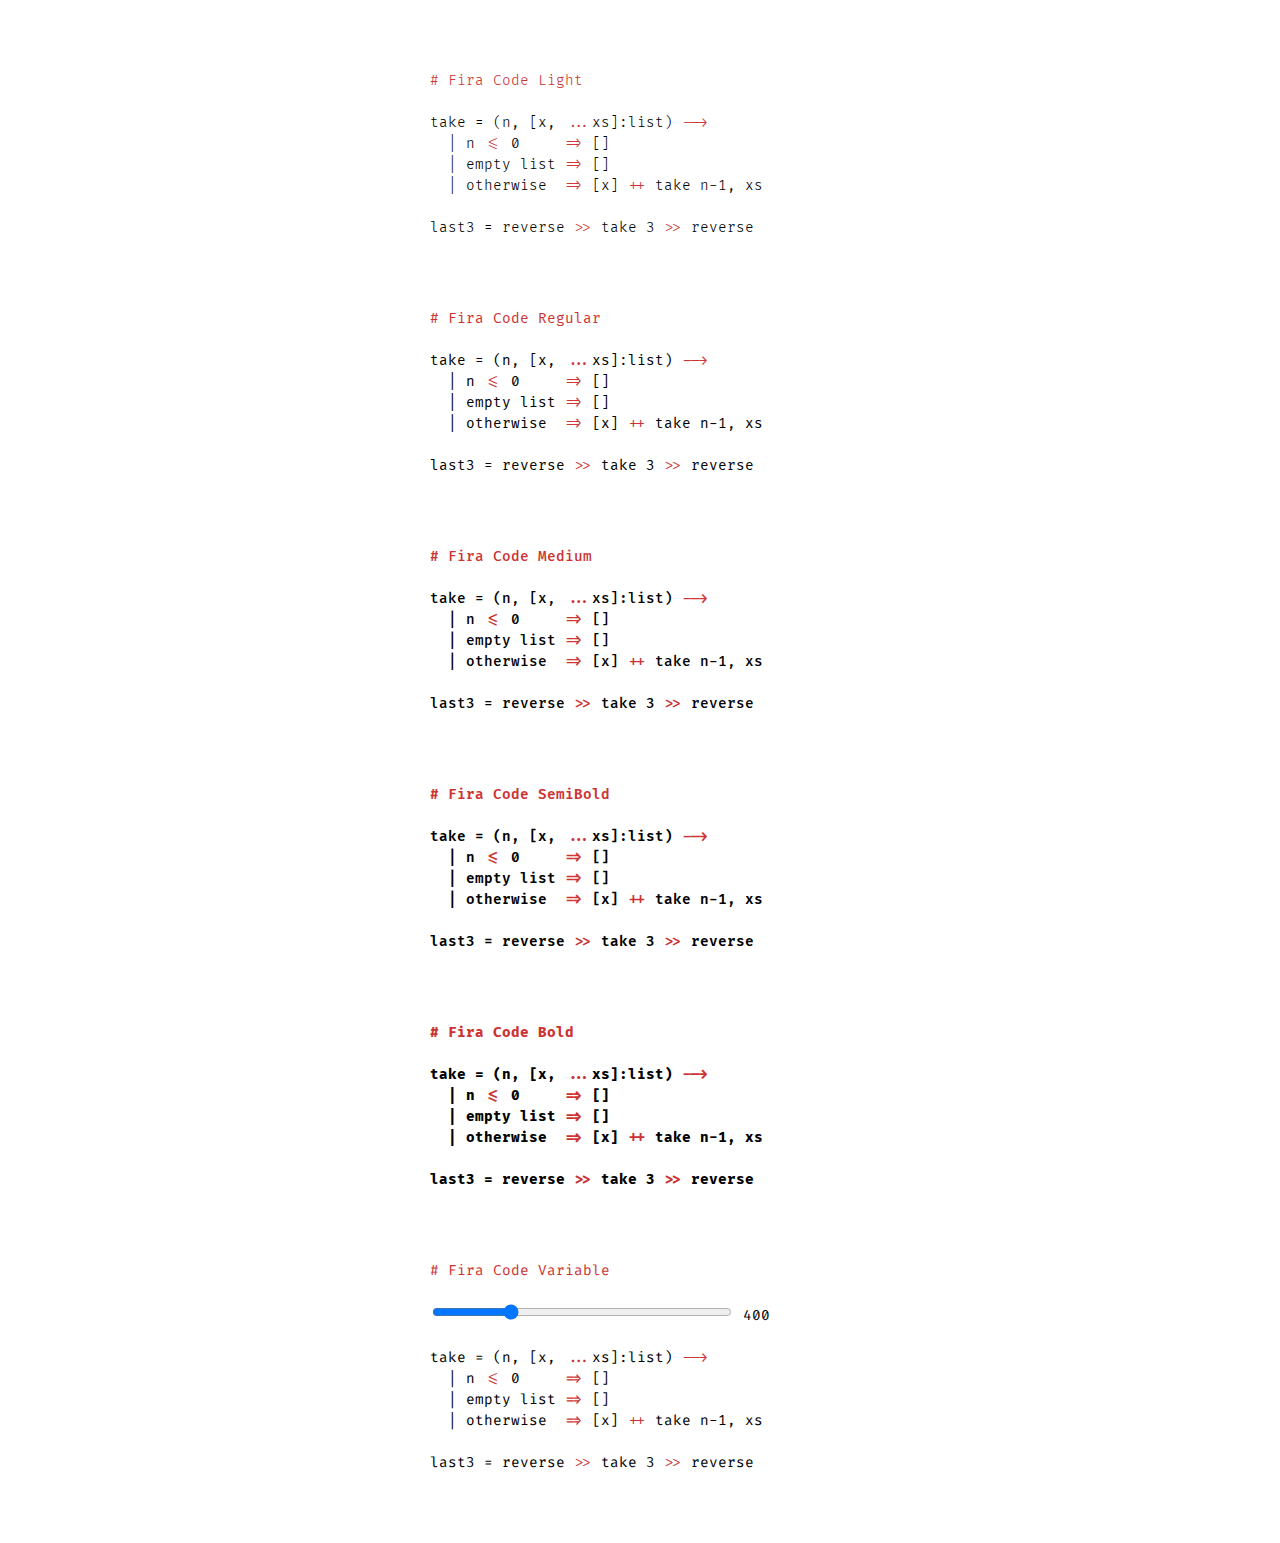
<file: fonts/firacode/specimen.html>
<!DOCTYPE html>
<html lang="en">
<head>
  <meta charset="UTF-8">
  <meta name="viewport" content="width=device-width,initial-scale=1.0">
  <title>Fira Code Specimen</title>

  <link rel="stylesheet" href="fira_code.css">
  <style>
    body { font: 14px/1.5em "Fira Code"; }
    .code {
      font-feature-settings: "calt" 1;  /* Enable ligatures for IE 10+, Edge */
      text-rendering: optimizeLegibility; /* Force ligatures for Webkit, Blink, Gecko */
      width: 30em;
      margin: 5em auto;
      white-space: pre-wrap;
      word-break: break-all;
    }
    .light { font-weight: 300; }
    .regular { font-weight: 400; }
    .medium { font-weight: 500; }
    .semibold { font-weight: 600; }
    .bold { font-weight: 700; }
    .variable { font-family: 'Fira Code VF'; font-variation-settings: 'wght' 400; }
    i { font-style: normal; color: #c33; }
    b { font-weight: inherit; color: #c33; }
  </style>
  <script type="text/javascript">
    function onWeightChange(weight) {
      // code_variable.style['font-weight'] = weight;
      code_variable.style['font-variation-settings'] = "'wght' " + weight;
      span_wght.innerText = weight;
    }
  </script>
<body>

<div class="code light"><b># Fira Code Light</b>

take = (n, [x, <i>...</i>xs]:list) <i>--&gt;</i>
  | n <i>&lt;=</i> 0     <i>=&gt;</i> []
  | empty list <i>=&gt;</i> []
  | otherwise  <i>=&gt;</i> [x] <i>++</i> take n-1, xs

last3 = reverse <i>&gt;&gt;</i> take 3 <i>&gt;&gt;</i> reverse</div>


<div class="code regular"><b># Fira Code Regular</b>

take = (n, [x, <i>...</i>xs]:list) <i>--></i>
  | n <i>&lt;=</i> 0     <i>=&gt;</i> []
  | empty list <i>=&gt;</i> []
  | otherwise  <i>=&gt;</i> [x] <i>++</i> take n-1, xs

last3 = reverse <i>&gt;&gt;</i> take 3 <i>&gt;&gt;</i> reverse</div>


<div class="code medium"><b># Fira Code Medium</b>

take = (n, [x, <i>...</i>xs]:list) <i>--&gt;</i>
  | n <i>&lt;=</i> 0     <i>=&gt;</i> []
  | empty list <i>=&gt;</i> []
  | otherwise  <i>=&gt;</i> [x] <i>++</i> take n-1, xs

last3 = reverse <i>&gt;&gt;</i> take 3 <i>&gt;&gt;</i> reverse</div>


<div class="code semibold"><b># Fira Code SemiBold</b>

take = (n, [x, <i>...</i>xs]:list) <i>--&gt;</i>
  | n <i>&lt;=</i> 0     <i>=&gt;</i> []
  | empty list <i>=&gt;</i> []
  | otherwise  <i>=&gt;</i> [x] <i>++</i> take n-1, xs

last3 = reverse <i>&gt;&gt;</i> take 3 <i>&gt;&gt;</i> reverse</div>


<div class="code bold"><b># Fira Code Bold</b>

take = (n, [x, <i>...</i>xs]:list) <i>--&gt;</i>
  | n <i>&lt;=</i> 0     <i>=&gt;</i> []
  | empty list <i>=&gt;</i> []
  | otherwise  <i>=&gt;</i> [x] <i>++</i> take n-1, xs

last3 = reverse <i>&gt;&gt;</i> take 3 <i>&gt;&gt;</i> reverse</div>

<div id="code_variable" class="code variable"><b># Fira Code Variable</b>

<input type="range" min="300" max="700" value="400" step="10" style="width: 300px;" oninput="onWeightChange(this.value)" onchange="onWeightChange(this.value)"> <span id="span_wght">400</span>

take = (n, [x, <i>...</i>xs]:list) <i>--&gt;</i>
  | n <i>&lt;=</i> 0     <i>=&gt;</i> []
  | empty list <i>=&gt;</i> []
  | otherwise  <i>=&gt;</i> [x] <i>++</i> take n-1, xs

last3 = reverse <i>&gt;&gt;</i> take 3 <i>&gt;&gt;</i> reverse</div>
</file>
<file: css/responsive.css>
/* only small desktops */
@media (min-width: 992px) and (max-width: 1199px) {
  #hero-area .contents .head-title {
    font-size: 40px;
  }
  .navbar-expand-lg .navbar-nav .nav-link {
    padding: 0 10px;
  }
  .single-intro-text h3 {
    font-size: 18px;
  }
  .counter-section .counter p {
    font-size: 14px;
  }
  .schedule .card .schedule-slot-time {
    padding: 38px 22px;
  }
  #pricing .price-block-wrapper .pricing-list {
    padding: 10px 35px 10px 45px;
  }
  .blog-item .descr h3 a {
    font-size: 16px;
  }
}

/* tablets */
@media (max-width: 991px) {
  .page-title-section {
    padding: 40px 0;
  }
  .section-titile-bg {
    display: none;
  }
  .section-title {
    position: relative;
    margin-bottom: 10px;
  }
  .about-item {
    margin-bottom: 30px;
  }
  .accordion .header-title {
    font-size: 12px;
  }
  .schedule .schedule-tab-title .nav-tabs .nav-link {
    width: 150px;
  }
  .schedule .card-header h4 {
    font-size: 13px;
    line-height: 18px;
  }
  #pricing .price-block-wrapper .pricing-list {
    padding: 10px 35px 10px 45px;
  }
  #sponsors .spnsors-logo img {
    width: 80%;
  }
}

/* only small tablets */
@media (min-width: 768px) and (max-width: 991px) {
  #hero-area .contents .head-title {
    font-size: 36px;
  }
  #information-bar ul {
    text-align: left;
    margin: 10px;
  }
  .about-content .about-text h2 {
    font-size: 30px;
    margin-top: 30px;
  }
  .single-intro-text h3 {
    font-size: 18px;
  }
  .countdown-timer .heading-count h2 {
    font-size: 25px;
  }
  .schedule .card-header {
    padding: 20px 40px 35px 180px;
  }
  .schedule .card .schedule-slot-time {
    font-size: 14px;
    padding: 29px;
    max-width: 22%;
  }
  .schedule .schedule-tab-title .nav-tabs .nav-link {
    width: 150px;
  }
  .schedule .card-header h4 {
    font-size: 14px;
  }
  .counter-section .counter {
    margin-bottom: 30px;
  }
  #pricing .price-block-wrapper .pricing-list {
    padding: 10px 35px 10px 60px;
  }
  .about-item {
    margin-bottom: 30px;
  }
  .accordion .header-title {
    font-size: 12px;
  }
  #pricing .price-block-wrapper .pricing-list {
    padding: 10px 60px 10px 45px;
  }
  #sponsors .spnsors-logo {
    padding: 30px;
  }
  #event-up .event-item {
    margin-bottom: 20px;
  }
  .footer-area h3 {
    margin-top: 30px;
  }
}

/* mobile or only mobile */
@media (max-width: 767px) {
  .section-title {
    font-size: 22px;
  }
  .section-sub {
    font-size: 16px;
  }
  #hero-area .contents {
    padding: 100px 0;
  }
  #hero-area .contents .head-title {
    font-size: 20px;
    margin-bottom: 10px;
  }
  #hero-area .contents .btn-date {
    font-size: 12px;
  }
  #hero-area .contents .btn {
    margin: 25px 3px 0 0;
  }
  #hero-area .contents .banner-info {
    font-size: 14px;
  }
  #hero-area .contents .banner-desc {
    padding: 0 10px;
  }
  #information-bar ul {
    text-align: left;
    margin-bottom: 30px;
  }
  .about-content .about-text h2 {
    font-size: 22px;
    margin-top: 20px;
  }
  .about-content ul li {
    font-size: 12px;
  }
  .time-entry {
    width: 50%;
    font-size: 14px;
  }
  .time-entry span {
    font-size: 30px;
  }
  .time-entry b {
    display: none;
  }
  .counter-section .counter {
    margin-bottom: 30px;
  }
  .schedule .nav-tabs .nav-item {
    margin: 15px 0px;
  }
  .schedule .nav-tabs .nav-link {
    padding: 12px 10px;
  }
  .schedule .item-text h5 {
    font-size: 12px;
  }
  .schedule .card-body {
    padding: 15px;
  }
  .schedule .card .schedule-slot-time {
    display: none;
  }
  .schedule .card-header {
    padding: 30px;
  }
  .schedule .schedule-tab-title .nav-tabs .nav-link {
    width: 288px;
  }
  #event-up .event-item {
    margin-bottom: 30px;
  }
  #pricing .price-block-wrapper .pricing-list {
    padding: 10px 30px 10px 40px;
  }
  #sponsors .spnsors-logo {
    margin-bottom: 15px;
  }
  .blog-item .descr h3 a {
    font-size: 18px;
  }
  .container-form .form-wrapper {
    padding: 20px;
  }
  .contact-item {
    margin-bottom: 40px;
  }
  #sponsors .spnsors-logo img {
    width: 80%;
  }
  #contact-text ul {
    text-align: left;
    margin-bottom: 15px;
  }
  .subscribe-inner .subscribe-title {
    font-size: 16px;
  }
  .subscribe-inner .subscribe-title::before {
    left: 40%;
  }
  .subscribe-inner .sub-btn {
    width: 9rem;
    min-width: 5rem;
    padding: 18px 20px;
  }
}

@media (min-width: 320px) and (max-width: 480px) {
  .btn {
    padding: 5px 7px;
    font-size: 13px;
  }
}
</file>
<file: css/main_hacks_22.css>
@import url("https://fonts.googleapis.com/css?family=Open+Sans|Roboto:500,700");
html {
  overflow-x: hidden;
}

body::-webkit-scrollbar {
  width: 6px; /* width of the entire scrollbar */
}

body::-webkit-scrollbar-track {
  background: #292929; /* color of the tracking area */
}

body::-webkit-scrollbar-thumb {
  background-color: #FFD600; /* color of the scroll thumb */
  border-radius: 15px; /* roundness of the scroll thumb */
}

/* #0000ff */
body {
  background: #0f121a;
  font-size: 15px;
  font-weight: 400;
  font-family: "Open Sans", sans-serif;
  -webkit-box-sizing: border-box;
  -moz-box-sizing: border-box;
  box-sizing: border-box;
  -webkit-font-smoothing: subpixel-antialiased;
  color: #000000;
  line-height: 25px;
  -webkit-backface-visibility: hidden;
  backface-visibility: hidden;
  overflow-x: hidden;
}

h1,
h2,
h3,
h4,
h5 {
  font-size: 36px;
  font-weight: 700;
  font-family: "Roboto", sans-serif;
}

a {
  -webkit-transition: all 0.2s linear;
  -moz-transition: all 0.2s linear;
  -o-transition: all 0.2s linear;
  transition: all 0.2s linear;
}

a:hover {
  text-decoration: none;
}

a a:focus {
  outline: none;
}

p {
  font-weight: 400;
  font-family: "Open Sans", sans-serif;
  margin: 0px;
  font-size: 14px;
}

ul,
ol {
  list-style: outside none none;
  margin: 0;
  padding: 0;
}

ul li,
ol li {
  list-style: none;
}

.hero-heading {
  font-size: 40px;
  font-weight: 700;
  color: #fff;
  text-transform: capitalize;
  line-height: 70px;
  letter-spacing: 0.1rem;
}

.hero-sub-heading {
  font-size: 20px;
  font-weight: 400;
  color: #e6e6e6;
  line-height: 45px;
  letter-spacing: 0.1rem;
}

.section-titile-bg {
  display: inline;
  font-size: 115px;
  font-weight: 700;
  height: 100%;
  left: -173px;
  opacity: 0.1;
  position: absolute;
  top: -14px;
  width: 100%;
  text-align: center;
}

.section-title-header .subtitle {
  font-size: 20px;
  color: #ffd600;
  margin-bottom: 10px;
  font-style: italic;
}

.section-title-header p {
  text: center;
  font-weight: 400;
  line-height: 26px;
  padding-bottom: 36px;
}

.section-title {
  font-size: 30px;
  color: #fff !important ;
  line-height: 52px;
  font-weight: 700;
  text-align: center;
  display: block;
  position: relative;
  margin-bottom: 10px;
}

.section-title:before {
  content: "[";
  color: #ffd600;
  padding-right: 10px;
}

.section-title:after {
  content: "]";
  color: #ffd600;
  padding-left: 10px;
}

.section-subcontent {
  font-size: 16px;
  text: center;
  font-weight: 400;
  line-height: 26px;
  padding-bottom: 36px;
}

.section-sub {
  text-transform: uppercase;
  font-size: 24px;
  line-height: 52px;
  padding-bottom: 15px;
  margin-bottom: 30px;
  position: relative;
}

.section-sub:before {
  position: absolute;
  content: "";
  height: 1px;
  width: 45px;
  left: 50%;
  bottom: 10px;
  -webkit-transform: translateX(-50%);
  transform: translateX(-50%);
  background-color: #ffd600;
}

.subtitle {
  font-size: 15px;
  margin-top: 20px;
  font-weight: 500;
  margin-bottom: 10px;
}

.inner-title {
  font-size: 24px;
  font-weight: 700;
  text-tranform: capitalize;
}

.page-tagline {
  font-size: 24px;
  font-weight: 400;
  color: #ddd;
}

.page-title {
  font-size: 62px;
  font-weight: 700;
  color: #fff;
}

.overlay {
  position: absolute;
  top: 0px;
  left: 0px;
  width: 100%;
  height: 100%;
  background: rgba(0, 0, 0, 0.3);
}

.btn {
  font-size: 14px;
  padding: 10px 30px;
  line-height: 22px;
  border-radius: 30px;
  font-family: "Roboto", sans-serif;
  cursor: pointer;
  font-weight: 500;
  color: rgb(0, 0, 0);
  text-transform: uppercase;
  -webkit-transition: all 0.2s linear;
  -moz-transition: all 0.2s linear;
  -o-transition: all 0.2s linear;
  transition: all 0.2s linear;
  display: inline-block;
}

.btn i {
  margin-right: 5px;
}

.btn:focus,
.btn:active {
  box-shadow: none;
  outline: none;
  color: #fff;
}

.btn-common {
  background-image: linear-gradient(65deg, #c4a300 0, #ffd600 50%) !important;
  box-shadow: 0 8px 16px rgba(206, 194, 26, 0.75);
  position: relative;
}

.btn-common:hover {
  /* color: #fff; */
  background-image: linear-gradient(
    65deg,
    rgb(255, 214, 0) 0,
    #eeff00 100%
  ) !important;
  color: #000;
  font-weight: bold !important;
  box-shadow: 0 8px 16px rgba(226, 243, 73, 0.4);
  transition: all 0.2s ease-in-out;
  -moz-transition: all 0.2s ease-in-out;
  -webkit-transition: all 0.2s ease-in-out;
}

.btn-common:hover {
  /* color: #fff; */
  background-color: rgb(247, 223, 7);
  color: #000;
  box-shadow: 0 8px 16px rgba(226, 243, 73, 0.4);
  transition: all 0.2s ease-in-out;
  -moz-transition: all 0.2s ease-in-out;
  -webkit-transition: all 0.2s ease-in-out;
}

.about-content ul li {
  font-size: 18px;
}
.about-text p {
  font-size: 20px;
  letter-spacing: 0.5px;
}
.btn-border {
  color: #212121;
  background-color: transparent;
  border: 1px solid rgba(36, 36, 36, 0.2);
}

.btn-border:hover {
  color: #ffd600;
  border-color: #ffd600;
  background-color: rgba(255, 255, 255, 0.2);
}

.btn-fill {
  background: #fff;
  color: #212121;
}

.btn-fill:hover {
  color: #ffd600;
}

.btn-lg {
  padding: 12px 34px;
  text-transform: uppercase;
  font-size: 14px;
}

.btn-rm {
  padding: 7px 10px;
  text-transform: capitalize;
}

button:focus {
  outline: none !important;
}

.icon-close,
.icon-check {
  color: #ffd600;
}

.bg-drack {
  background: #f1f1f1;
}

.bg-white {
  background: #fff;
}

.mb-30 {
  margin-bottom: 30px;
}

.mt-30 {
  margin-top: 30px;
}

/* ScrollToTop */
a.back-to-top {
  display: none;
  position: fixed;
  bottom: 18px;
  right: 15px;
  text-decoration: none;
  z-index: 100000;
}

a.back-to-top i {
  display: block;
  font-size: 22px;
  width: 40px;
  height: 40px;
  line-height: 40px;
  color: #000 !important;
  background-image: linear-gradient(65deg, #caa900 0, #ffd600 50%) !important;
  border-radius: 30px;
  text-align: center;
  transition: all 0.2s ease-in-out;
  -moz-transition: all 0.2s ease-in-out;
  -webkit-transition: all 0.2s ease-in-out;
  -o-transition: all 0.2s ease-in-out;
  box-shadow: 0 0 4px rgba(0, 0, 0, 0.14), 0 4px 8px rgba(0, 0, 0, 0.28);
}

a.back-to-top:hover,
a.back-to-top:focus {
  text-decoration: none;
}

#preloader {
  position: fixed;
  background: #fff;
  top: 0;
  left: 0;
  width: 100%;
  height: 100%;
  z-index: 9999999999;
}

.sk-circle {
  margin: 0px auto;
  width: 40px;
  height: 40px;
  top: 45%;
  position: relative;
}

.sk-circle .sk-child {
  width: 100%;
  height: 100%;
  position: absolute;
  left: 0;
  top: 0;
}

.sk-circle .sk-child:before {
  content: "";
  display: block;
  margin: 0 auto;
  width: 15%;
  height: 15%;
  background-color: #ffd600;
  border-radius: 100%;
  -webkit-animation: sk-circleBounceDelay 1.2s infinite ease-in-out both;
  animation: sk-circleBounceDelay 1.2s infinite ease-in-out both;
}

.sk-circle .sk-circle2 {
  -webkit-transform: rotate(30deg);
  -ms-transform: rotate(30deg);
  transform: rotate(30deg);
}

.sk-circle .sk-circle3 {
  -webkit-transform: rotate(60deg);
  -ms-transform: rotate(60deg);
  transform: rotate(60deg);
}

.sk-circle .sk-circle4 {
  -webkit-transform: rotate(90deg);
  -ms-transform: rotate(90deg);
  transform: rotate(90deg);
}

.sk-circle .sk-circle5 {
  -webkit-transform: rotate(120deg);
  -ms-transform: rotate(120deg);
  transform: rotate(120deg);
}

.sk-circle .sk-circle6 {
  -webkit-transform: rotate(150deg);
  -ms-transform: rotate(150deg);
  transform: rotate(150deg);
}

.sk-circle .sk-circle7 {
  -webkit-transform: rotate(180deg);
  -ms-transform: rotate(180deg);
  transform: rotate(180deg);
}

.sk-circle .sk-circle8 {
  -webkit-transform: rotate(210deg);
  -ms-transform: rotate(210deg);
  transform: rotate(210deg);
}

.sk-circle .sk-circle9 {
  -webkit-transform: rotate(240deg);
  -ms-transform: rotate(240deg);
  transform: rotate(240deg);
}

.sk-circle .sk-circle10 {
  -webkit-transform: rotate(270deg);
  -ms-transform: rotate(270deg);
  transform: rotate(270deg);
}

.sk-circle .sk-circle11 {
  -webkit-transform: rotate(300deg);
  -ms-transform: rotate(300deg);
  transform: rotate(300deg);
}

.sk-circle .sk-circle12 {
  -webkit-transform: rotate(330deg);
  -ms-transform: rotate(330deg);
  transform: rotate(330deg);
}

.sk-circle .sk-circle2:before {
  -webkit-animation-delay: -1.1s;
  animation-delay: -1.1s;
}

.sk-circle .sk-circle3:before {
  -webkit-animation-delay: -1s;
  animation-delay: -1s;
}

.sk-circle .sk-circle4:before {
  -webkit-animation-delay: -0.9s;
  animation-delay: -0.9s;
}

.sk-circle .sk-circle5:before {
  -webkit-animation-delay: -0.8s;
  animation-delay: -0.8s;
}

.sk-circle .sk-circle6:before {
  -webkit-animation-delay: -0.7s;
  animation-delay: -0.7s;
}

.sk-circle .sk-circle7:before {
  -webkit-animation-delay: -0.6s;
  animation-delay: -0.6s;
}

.sk-circle .sk-circle8:before {
  -webkit-animation-delay: -0.5s;
  animation-delay: -0.5s;
}

.sk-circle .sk-circle9:before {
  -webkit-animation-delay: -0.4s;
  animation-delay: -0.4s;
}

.sk-circle .sk-circle10:before {
  -webkit-animation-delay: -0.3s;
  animation-delay: -0.3s;
}

.sk-circle .sk-circle11:before {
  -webkit-animation-delay: -0.2s;
  animation-delay: -0.2s;
}

.sk-circle .sk-circle12:before {
  -webkit-animation-delay: -0.1s;
  animation-delay: -0.1s;
}

@-webkit-keyframes sk-circleBounceDelay {
  0%,
  80%,
  100% {
    -webkit-transform: scale(0);
    transform: scale(0);
  }
  40% {
    -webkit-transform: scale(1);
    transform: scale(1);
  }
}

@keyframes sk-circleBounceDelay {
  0%,
  80%,
  100% {
    -webkit-transform: scale(0);
    transform: scale(0);
  }
  40% {
    -webkit-transform: scale(1);
    transform: scale(1);
  }
}

.section-padding {
  padding: 60px 0;
}

.no-padding {
  padding: 0 !important;
}

.padding-left-none {
  padding-left: 0;
}

.padding-right-none {
  padding-right: 0;
}

#page-banner-area {
  background: url(../img/background/banner.jpg) no-repeat;
  background-position: 50% 50%;
  background-size: cover;
}

.page-banner {
  position: relative;
  min-height: 250px;
  color: #fff;
}

.page-banner:before {
  content: "";
  position: absolute;
  top: 0;
  left: 0;
  width: 100%;
  height: 100%;
  background: rgba(0, 0, 0, 0.2);
}

.page-banner .page-banner-title {
  position: absolute;
  top: 50%;
  width: 100%;
  height: 100%;
  text-transform: uppercase;
}

.page-banner .page-banner-title h2 {
  color: #fff;
  font-size: 40px;
}

@-webkit-keyframes fadeIn {
  from {
    opacity: 0;
  }
  to {
    opacity: 1;
  }
}

@keyframes fadeIn {
  from {
    opacity: 0;
  }
  to {
    opacity: 1;
  }
}

.fadeIn {
  -webkit-animation-name: fadeIn;
  animation-name: fadeIn;
}

#white-bg {
  background: #fff;
}

.navbar-brand {
  position: relative;
  padding-top: 10px;
  padding-bottom: 10px;
}

.navbar-brand img {
  width: 75%;
}

.top-nav-collapse {
  background: #1c1c1c;
  z-index: 999999;
  top: 0px !important;
  min-height: 58px;
  box-shadow: 0px 3px 6px 3px rgba(0, 0, 0, 0.06);
  -webkit-animation-duration: 1s;
  animation-duration: 1s;
  -webkit-animation-fill-mode: both;
  animation-fill-mode: both;
  -webkit-animation-name: fadeInDown;
  animation-name: fadeInDown;
  background: #1c1c1c !important;
}

.top-nav-collapse .navbar-brand {
  top: 0px;
}

.top-nav-collapse .navbar-nav .nav-link {
  color: #212121 !important;
}

.top-nav-collapse .navbar-nav .nav-link:hover {
  color: #b59600 !important;
}

.top-nav-collapse .navbar-nav li.active a.nav-link {
  color: #e0bb00 !important;
}

.navbar-expand-lg .navbar-toggler {
  background: transparent;
  border: 1px solid #b59600;
  background-image: linear-gradient(65deg, #b59600 0, #ffd600 50%) !important;
  -webkit-background-clip: text;
  -webkit-text-fill-color: transparent;
  background-clip: text;
  border-radius: 4px;
  cursor: pointer;
}

.indigo {
  background: transparent;
}

.navbar-expand-lg .navbar-nav .nav-link {
  color: #fff;
  font-size: 14px;
  padding: 0 15px;
  margin-top: 10px;
  margin-bottom: 10px;
  font-family: "Roboto", sans-serif;
  font-weight: 500;
  line-height: 40px;
  text-transform: uppercase;
  background: transparent;
  -webkit-transition: all 0.3s ease-in-out;
  -moz-transition: all 0.3s ease-in-out;
  transition: all 0.3s ease-in-out;
  position: relative;
}

.navbar-expand-lg .navbar-nav li > a:before {
  content: "";
  position: absolute;
  top: 19px;
  left: 5%;
  margin-left: -10px;
  width: 15px;
  height: 2px;
  background: #b59600;
  -webkit-transform: scale3d(0, 1, 1);
  -moz-transform: scale3d(0, 1, 1);
  transform: scale3d(0, 1, 1);
  -webkit-transition: -webkit-transform 0.1s;
  -moz-transition: -webkit-transform 0.1s;
  transition: transform 0.1s;
}

.navbar-expand-lg .navbar-nav .active a:before {
  -webkit-transform: scale3d(1, 1, 1);
  -moz-transform: scale3d(1, 1, 1);
  transform: scale3d(1, 1, 1);
  -webkit-transition-timing-function: cubic-bezier(0.4, 0, 0.2, 1);
  -moz-transition-timing-function: cubic-bezier(0.4, 0, 0.2, 1);
  transition-timing-function: cubic-bezier(0.4, 0, 0.2, 1);
  -webkit-transition-duration: 0.3s;
  -moz-transition-duration: 0.3s;
  transition-duration: 0.3s;
}

.navbar-expand-lg .navbar-nav li a:hover,
.navbar-expand-lg .navbar-nav li .active > a,
.navbar-expand-lg .navbar-nav li a:focus {
  background-image: linear-gradient(65deg, #b59600 0, #ffd600 50%) !important;
  -webkit-background-clip: text;
  -webkit-text-fill-color: transparent;
  background-clip: text;
  outline: none;
}

.navbar-expand-lg .navbar-nav .nav-link:focus,
.navbar-expand-lg .navbar-nav .nav-link:hover {
  background-image: linear-gradient(65deg, #b59600 0, #ffd600 50%) !important;
  -webkit-background-clip: text;
  -webkit-text-fill-color: transparent;
  background-clip: text !important;
}

.navbar {
  padding: 0;
}

.navbar li.active a.nav-link {
  background-image: linear-gradient(65deg, #b59600 0, #ffd600 50%) !important;
  -webkit-background-clip: text;
  -webkit-text-fill-color: transparent;
  background-clip: text !important;
}

.dropdown-toggle::after {
  display: none;
}

.dropdown-menu {
  margin: 0;
  padding: 0;
  display: none;
  position: absolute;
  z-index: 99;
  min-width: 210px;
  background-color: #fff;
  white-space: nowrap;
  border-radius: 4px;
  -webkit-box-shadow: 0 6px 12px rgba(0, 0, 0, 0.175);
  box-shadow: 0 6px 12px rgba(0, 0, 0, 0.175);
  animation: fadeIn 0.4s;
  -webkit-animation: fadeIn 0.4s;
  -moz-animation: fadeIn 0.4s;
  -o-animation: fadeIn 0.4s;
  -ms-animation: fadeIn 0.4s;
}

.dropdown-menu:before {
  content: "";
  display: inline-block;
  position: absolute;
  bottom: 100%;
  left: 20%;
  margin-left: -5px;
  border-right: 10px solid transparent;
  border-left: 10px solid transparent;
  border-bottom: 10px solid #f5f5f5;
}

.dropdown:hover .dropdown-menu {
  display: block;
  position: absolute;
  text-align: left;
  top: 100%;
  border: none;
  animation: fadeIn 0.4s;
  -webkit-animation: fadeIn 0.4s;
  -moz-animation: fadeIn 0.4s;
  -o-animation: fadeIn 0.4s;
  -ms-animation: fadeIn 0.4s;
  background: #f5f5f5;
}

.dropdown .dropdown-menu .dropdown-item {
  width: 100%;
  padding: 12px 20px;
  font-size: 14px;
  color: #212121;
  border-bottom: 1px solid #f1f1f1;
  text-decoration: none;
  display: inline-block;
  float: left;
  clear: both;
  position: relative;
  outline: 0;
  transition: all 0.3s ease-in-out;
  -webkit-transition: all 0.3s ease-in-out;
  -moz-transition: all 0.3s ease-in-out;
  -o-transition: all 0.3s ease-in-out;
  -ms-transition: all 0.3s ease-in-out;
}

.dropdown .dropdown-menu .dropdown-item:last-child {
  border-bottom: none;
  border-bottom-left-radius: 4px;
  border-bottom-right-radius: 4px;
}

.dropdown .dropdown-menu .dropdown-item:first-child {
  border-top-left-radius: 4px;
  border-top-right-radius: 4px;
}

.dropdown .dropdown-item:focus,
.dropdown .dropdown-item:hover,
.dropdown .dropdown-item.active {
  color: #0000ff;
}

.dropdown-item.active,
.dropdown-item:active {
  background: transparent;
}

.fadeInUpMenu {
  -webkit-animation-name: fadeInUpMenu;
  animation-name: fadeInUpMenu;
}

/* only small tablets */
@media (min-width: 768px) and (max-width: 991px) {
  .bg-inverse {
    background: #fff !important;
    box-shadow: 0px 3px 6px 3px rgba(0, 0, 0, 0.06);
  }
  .section-title {
    color: white;
  }
  .navbar-expand-lg .navbar-brand,
  .navbar-expand-lg .navbar-toggler {
    margin: 0px 15px;
  }
  .navbar-nav {
    padding: 5px 15px;
  }
  .navbar-expand-lg .navbar-nav .nav-link {
    margin-top: 0;
    margin-bottom: 0;
    padding: 0px 40px;
    color: #212121;
  }
  .about-text p {
    font-size: 16px;
  }
}

@media (max-width: 991px) {
  .bg-inverse {
    background: #1c1c1c !important;
    box-shadow: 0px 3px 6px 3px rgba(0, 0, 0, 0.06);
  }
  .navbar-expand-lg .navbar-brand,
  .navbar-expand-lg .navbar-toggler {
    margin: 0px 15px;
  }
  .section-title {
    color: white;
  }
  h2.section-title.wow.fadeInUp {
    color: aliceblue;
  }
  .navbar-nav {
    padding: 5px 15px;
  }
  .navbar-expand-lg .navbar-nav .nav-link {
    margin-top: 0;
    margin-bottom: 0;
    padding: 0px 40px;
    color: #fff;
  }

  .about-content .about-text h2 {
    font-size: 38px !important;
    margin-top: 20px;
    text-align: center;
  }
  .section-title {
    font-size: 30px !important;
  }
  #sponsor-heading {
    font-size: 30px !important;
  }
}

#about {
  background: #f6f9f9;
}

.about-content {
  height: 100%;
  display: table;
}

.about-content > div {
  vertical-align: middle;
  display: table-cell;
}

.about-content .about-text h2 {
  font-size: 40px;
  font-weight: 700;
}

.about-content .about-text h6 {
  font-size: 18px;
  line-height: 32px;
  font-weight: 400;
  margin-top: 20px;
}

.about-content .about-text p {
  margin-top: 20px;
  margin-bottom: 20px;
  font-size: 17px;
}

.about-content ul {
  margin-bottom: -8px;
}

.about-content ul li {
  list-style: none;
  line-height: 30px;
  position: relative;
  padding-left: 25px;
}

.about-content ul li i {
  position: absolute;
  left: 0;
  top: 7px;
  font-size: 20px;
  color: #ffd600;
}

.about-content .btn-about {
  margin-top: 30px;
}

.about-content .btn-about .btn {
  margin-right: 10px;
}

#prizes .event-item {
  position: relative;
}

#prizes .event-item .overlay-text {
  text-align: center;
  position: absolute;
  top: 0px;
  left: 0px;
  width: 100%;
  height: 100%;
  background: rgba(0, 0, 0, 0.9);
  opacity: 0;
  -webkit-transition: all 0.3s ease-in-out;
  -moz-transition: all 0.3s ease-in-out;
  -o-transition: all 0.3s ease-in-out;
  transition: all 0.3s ease-in-out;
}

#prizes .event-item .content {
  position: absolute;
  top: 30%;
  width: 100%;
  color: #fff;
  transform: translateY(-50%);
  -webkit-transition: all 0.3s ease-in-out;
  -moz-transition: all 0.3s ease-in-out;
  -o-transition: all 0.3s ease-in-out;
  transition: all 0.3s ease-in-out;
}

#prizes .event-item .content h3 {
  font-size: 16px;
  text-transform: uppercase;
}

#prizes .event-item .content a {
  color: #ffd600;
  margin-top: 10px;
}

#prizes .event-item:hover .content {
  top: 50%;
}

#prizes .event-item .overlay-text:hover {
  opacity: 1;
}

/* ==========================================================================
   Video Section Style
   ========================================================================== */
.ready-to-play {
  height: 460px;
  width: 100%;
  overflow: hidden;
  position: relative;
  z-index: 2;
}

.ready-to-play:before {
  content: "";
  /* background-image: linear-gradient(0deg, #ffc800 0, #c2c03f 100%) !important; */
  position: absolute;
  display: block;
  left: 0px;
  top: 0px;
  width: 100%;
  height: 100%;
  z-index: 0;
  opacity: 0.2;
}

video {
  position: absolute;
  top: 50%;
  left: 50%;
  min-width: 100%;
  min-height: 100%;
  width: auto;
  height: auto;
  z-index: -100;
  -webkit-transform: translateX(-50%) translateY(-50%);
  -moz-transform: translateX(-50%) translateY(-50%);
  transform: translateX(-50%) translateY(-50%);
  background-size: cover;
  transition: 1s opacity;
}

.stop {
  opacity: 1;
}

.stopfade .ready-to-play:before {
  opacity: 1;
}

h1 {
  font-size: 3rem;
  text-transform: uppercase;
  margin-top: 0;
  letter-spacing: 0.3rem;
}

.video-text {
  background-size: cover;
  background-position: center top;
  height: 100%;
  left: 0;
  position: absolute;
  top: 0;
  width: 100%;
  z-index: 999;
  color: #fff;
}

.counter-section .counter .icon i {
  color: rgb(0, 0, 0) !important;
}
.counter-section .counter .icon {
  background-image: linear-gradient(65deg, #b59600 0, #ffd600 50%) !important;
}

.video-text {
  text-align: center;
}
.video-text i {
  color: #fff !important;
}

.video-text h4 {
  margin-bottom: 15px;
  color: #fff;
  text-transform: uppercase;
}

.video-text h1 {
  margin-bottom: 25px;
  color: #fff;
}

.video-text p {
  color: #fff;
}

.tb-t {
  display: table;
  height: 100%;
  margin: auto;
}

.tb-t .tb-c {
  display: table-cell;
  vertical-align: middle;
}

.tb-t .tb-c button {
  background: transparent;
  border: 2px solid #fff;
  border-radius: 50%;
  width: 80px;
  height: 80px;
}

.tb-t .tb-c button i {
  font-size: 30px;
  color: #fff;
  line-height: 70px;
}

.tb-t .tb-c button:focus {
  outline: none;
}

.counter-section {
  background: url(../img/background/TH.jpeg) no-repeat center;
  background-size: auto auto;
  padding: 80px 0;
  background-size: cover;
  background-attachment: relative;
  position: relative;
}

.counter-section:before {
  content: "";
  position: absolute;
  top: 0;
  bottom: 0;
  width: 100%;
  height: 100%;
  background: rgba(0, 0, 0, 0.8);
}

.counter-section .counter {
  position: relative;
  background: rgba(255, 255, 255, 0.3);
  padding: 35px 0;
  border-radius: 4px;
  padding-left: 45px;
  margin-left: 20px;
}

.counter-section .counter .icon {
  background-image: linear-gradient(0deg, #ffd600 0, #eeff00 100%) !important;
  color: #fff;
  text-align: center;
  line-height: 50px;
  width: 60px;
  height: 60px;
  border-radius: 50%;
  position: absolute;
  top: 47%;
  left: -30px;
  margin-top: -25px;
}

.counter-section .counter .icon i {
  font-size: 24px;
  line-height: 60px;
  color: #fff;
}

.counter-section .counter p {
  font-size: 15px;
  color: #fff;
  font-weight: 400;
}

.counter-section .counter .counterUp {
  color: #fff;
  font-size: 50px;
  margin-bottom: 20px;
  font-weight: 700;
}

/* Sponsors Area */
#sponsors {
  /* background: url(https://cdn.pixabay.com/photo/2015/12/08/00/26/desk-1081708_960_720.jpg) no-repeat center; */
  background-color: #fff;
  background-attachment: scroll;
  background-size: auto auto;
  background-size: cover;
  background-position: center;
  background-attachment: fixed;
  position: relative;
}

#sponsors .section-title-header .section-title {
  color: #fff;
}

#sponsors .section-title-header p {
  color: #fff;
}

#sponsors .sponsors-logo a img {
  margin: 30px;
}

#sponsors .spnsors-logo:hover {
  border-color: transparent;
  box-shadow: 0px 20px 40px rgba(0, 0, 0, 0.2);
}

/* Schedule Area */
#schedules {
  background: #f3f4f3;
}

#schedule-tab {
  position: relative;
}

.schedule .nav-tabs {
  display: block;
  border-bottom: none;
}

.schedule .nav-tabs .nav-item {
  margin-bottom: 16px;
  text-align: center;
  margin: 0 10px;
  display: inline-block;
}

.schedule .nav-tabs .nav-link {
  padding: 12px 15px;
  background: #fff;
  padding-top: 16px;
  border-radius: 4px;
  box-shadow: 0 8px 24px #e2e8ed;
  -webkit-transition: all 0.2s linear;
  -moz-transition: all 0.2s linear;
  -o-transition: all 0.2s linear;
  transition: all 0.2s linear;
}

.schedule .nav-tabs .nav-item.show .nav-link,
.schedule .nav-tabs .nav-link.active,
.schedule .nav-tabs .nav-item .nav-link:hover {
  border-color: transparent;
  position: relative;
  background-image: linear-gradient(65deg, #b59600 0, #ffd600 50%) !important;
}

.schedule .nav-tabs .nav-item.show .nav-link h4,
.schedule .nav-tabs .nav-link.active h4,
.schedule .nav-tabs .nav-item .nav-link:hover h4 {
  color: #000;
}

.schedule .nav-tabs .nav-item.show .nav-link h5,
.schedule .nav-tabs .nav-link.active h5,
.schedule .nav-tabs .nav-item .nav-link:hover h5 {
  color: #000;
}

.schedule .nav-tabs .nav-item.show .nav-link:before,
.schedule .nav-tabs .nav-link.active:before {
  content: "";
  position: absolute;
  left: 42%;
  bottom: -24px;
  border-width: 12px;
  border-style: solid;
  border-color: #b59600 transparent transparent transparent;
}

.schedule .item-text {
  border-radius: 4px;
  position: relative;
}

.schedule .item-text h4 {
  font-size: 15px;
  color: #2f323c;
  line-height: 22px;
  font-weight: 400;
  text-transform: uppercase;
}

.schedule .item-text h5 {
  font-size: 14px;
  color: #848484;
  line-height: 16px;
  font-weight: 400;
  text-transform: capitalize;
}

.schedule .schedule-tab-content .tab-content {
  box-shadow: 0 8px 24px #e2e8ed;
}

.schedule .schedule-tab-content .card {
  border: none;
}

.schedule .show .card-body {
  background: #f3f4f3;
}

.schedule .card .schedule-slot-time {
  background-image: linear-gradient(65deg, #b59600 0, #ffd600 50%) !important;
  color: #000;
  padding: 38px 28px;
  float: left;
  font-size: 18px;
  font-weight: 700;
  -webkit-box-flex: 0;
  -ms-flex: 0 0 18%;
  flex: 0 0 18%;
  max-width: 18%;
}
#information-bar .inforation-wrapper i {
  background-image: linear-gradient(65deg, #b59600 0, #ffd600 50%) !important;
  font-weight: 700;
}
.schedule .card-header {
  position: relative;
  padding: 35px 40px 35px 224px;
  border-bottom: 1px dashed #e5e5e5;
  cursor: pointer;
  border-left: none;
  width: 100%;
}

.schedule .card-header .images-box {
  width: 70px;
  height: 70px;
  float: left;
  margin-right: 20px;
}

.schedule .card-header .images-box img {
  border-radius: 50%;
}

.schedule .card-header .time {
  color: #777777;
  font-size: 13px;
  margin-bottom: 5px;
}

.schedule .card-header h4 {
  font-weight: 700;
  font-size: 18px;
  color: #212121;
  text-transform: uppercase;
  margin-bottom: 8px;
}

.schedule .card-header .name {
  position: relative;
  font-size: 14px;
  color: #777777;
  font-weight: 500;
  display: inline-block;
  margin-bottom: 5px;
}

.schedule .card-body {
  padding: 30px 45px 30px 45px;
  background: #fff;
}

.schedule .card-body .location {
  margin-top: 8px;
  font-size: 13px;
  color: #777777;
}

.schedule .card-body .location span {
  color: #ffd600;
  margin-right: 5px;
}

.accordion .card {
  border-radius: 0px;
  margin-bottom: -2px;
}

.accordion .header-title {
  position: relative;
}

.accordion .header-title:after {
  font-family: "LineIcons";
  content: "\e93a";
  position: absolute;
  right: 10px;
  color: #999;
  top: 50%;
  line-height: 1;
  padding: 0px 5px;
  margin-top: -7px;
}

.accordion .collapsed:after {
  content: "\e940";
}

.accordion .card-header {
  background: transparent;
  cursor: pointer;
  padding: 0;
}

.accordion .card-header i {
  color: #b59600;
  width: 40px;
  height: 40px;
  display: inline-block;
  line-height: 40px;
  text-align: center;
  margin-right: 10px;
  border-right: 1px solid #ddd;
}

.accordion .card-body {
  padding-left: 56px;
}

/* Inforamation Bar */
#information-bar {
  background: #fff;
  position: relative;
}

#information-bar .inforation-wrapper {
  background: #fff;
  border-radius: 4px;
  box-shadow: 0 8px 24px #e2e8ed;
  margin-bottom: -35px;
  margin-top: -35px;
  padding: 40px 0;
  position: relative;
  top: -40px;
  z-index: 999;
}

.inforation-wrapper > * > *, .contact-wrapper > * > * {
  float: left;
  display: flex;
  margin: 4px 0;
  margin-left: 8px;
}

#myTab > * {
  margin-top: 24px;  
}

.contact-wrapper > * > * {
  margin-left: 24px;
}

@media (max-width: 770px) {
  .inforation-wrapper > * > * {
     margin-left: 25%;
  }

  .contact-wrapper > * > * {
    margin-left: 27%;
  }
}


#information-bar ul {
  text-align: center;
}

#information-bar ul li {
  display: inline-block;
}

#information-bar ul li i {
  text-align: center;
  padding: 0 12px;
  font-size: 32px;
  vertical-align: middle;
  background-image: linear-gradient(0deg, #ffd600 0, #eeff00 100%) !important;
  -webkit-background-clip: text;
  -webkit-text-fill-color: transparent;
  background-clip: text;
}

#information-bar ul li span {
  font-size: 13px;
  display: inline-block;
  text-align: left;
  vertical-align: middle;
}

#information-bar ul li span b {
  font-size: 20px;
  color: #374045;
  font-weight: bold;
  margin-bottom: 5px;
  display: block;
}

/* Services Item */
.intro {
  background: #fff;
}

.single-intro-text {
  padding: 45px 50px 40px 60px;
  -webkit-box-shadow: 0 8px 24px #e2e8ed;
  box-shadow: 0 8px 24px #e2e8ed;
  border-radius: 4px;
  -webkit-border-radius: 4px;
  -ms-border-radius: 4px;
  overflow: hidden;
  height: 300px;
  position: relative;
  margin: 15px 0;
  background: #fff;
  z-index: 2;
  -webkit-transition: all 300ms ease-in-out;
  -moz-transition: all 300ms ease-in-out;
  transition: all 300ms ease-in-out;
}

.single-intro-text:hover {
  box-shadow: 0 16px 48px #e2e8ed;
}

.single-intro-text i {
  position: absolute;
  left: -10px;
  -webkit-transition: all 300ms ease-in-out;
  -moz-transition: all 300ms ease-in-out;
  transition: all 300ms ease-in-out;
  top: 20px;
  font-size: 55px;
  color: #bababa;
}

.single-intro-text h3 {
  font-size: 24px;
  margin-bottom: 20px;
  font-weight: 700;
}

.single-intro-text p {
  margin-bottom: 0;
}

.single-intro-text .count-number {
  position: absolute;
  right: -55px;
  bottom: -55px;
  width: 120px;
  height: 120px;
  border-radius: 50%;
  -webkit-border-radius: 50%;
  -ms-border-radius: 50%;
  background-image: linear-gradient(65deg, #b59600 0, #ffd600 100%) !important;
  color: #fff;
  display: block;
  text-align: left;
  font-size: 16px;
  font-weight: 700;
  padding: 25px 30px;
}

.single-intro-text:hover i {
  background-image: linear-gradient(
    65deg,
    rgb(255, 214, 0) 0,
    #fcff2f 100%
  ) !important;
  -webkit-background-clip: text;
  -webkit-text-fill-color: transparent;
  background-clip: text;
  text-fill-color: transparent;
}

/* Gallery Section */
#gallery {
  background: #f3f4f3;
  position: relative;
}

#gallery .gallery-box {
  position: relative;
  margin-bottom: 30px;
  padding: 10px;
  box-shadow: 0 8px 24px #e2e8ed;
}

#gallery .gallery-box .overlay-box {
  position: absolute;
  top: 0px;
  left: 0px;
  right: 0px;
  bottom: 0px;
  padding-top: 35%;
  -webkit-transition: all 500ms ease;
  -moz-transition: all 500ms ease;
  -ms-transition: all 500ms ease;
  -o-transition: all 500ms ease;
  transition: all 500ms ease;
}

#gallery .gallery-box .overlay-box i {
  background: #ffffff;
  color: #ffd600;
  font-size: 30px;
  width: 50px;
  height: 50px;
  display: inline-block;
  line-height: 50px;
  border-radius: 50%;
  transform: scale(0, 0);
  -webkit-transform: scale(0, 0);
  -moz-transform: scale(0, 0);
  -ms-transform: scale(0, 0);
  -o-transform: scale(0, 0);
  -webkit-transition: all 500ms ease;
  -moz-transition: all 500ms ease;
  -ms-transition: all 500ms ease;
  -o-transition: all 500ms ease;
  transition: all 500ms ease;
}

#gallery .gallery-box:hover .overlay-box {
  background: rgba(255, 74, 103, 0.69);
  transform: scale(1, 1);
  -webkit-transition: all 500ms ease;
  -moz-transition: all 500ms ease;
  -ms-transition: all 500ms ease;
  -o-transition: all 500ms ease;
  transition: all 500ms ease;
}

#gallery .gallery-box:hover .overlay-box i {
  -webkit-transform: scale(1, 1);
  -moz-transform: scale(1, 1);
  -ms-transform: scale(1, 1);
  -o-transform: scale(1, 1);
}

/* Team Item */
.team-item:hover {
  box-shadow: 0 16px 48px #e2e8ed;
}

.team-item {
  margin: 15px 0;
  padding: 15px;
  border-radius: 4px;
  position: relative;
  box-shadow: 0 8px 24px #e2e8ed;
  transition: all 0.3s ease-in-out 0s;
  -moz-transition: all 0.3s ease-in-out 0s;
  -webkit-transition: all 0.3s ease-in-out 0s;
  -o-transition: all 0.3s ease-in-out 0s;
}

.team-item .team-img {
  position: relative;
  cursor: pointer;
  overflow: hidden;
}

.team-item .team-overlay {
  text-align: center;
  position: absolute;
  top: 0px;
  left: 0px;
  width: 100%;
  height: 100%;
  background: rgba(0, 0, 0, 0.9);
  opacity: 0;
  -webkit-transition: all 0.3s ease-in-out;
  -moz-transition: all 0.3s ease-in-out;
  -o-transition: all 0.3s ease-in-out;
  transition: all 0.3s ease-in-out;
}

.team-item .overlay-social-icon {
  position: absolute;
  top: 50%;
  width: 100%;
  color: #fff;
  transform: translateY(-50%);
  -webkit-transition: all 0.3s ease-in-out;
  -moz-transition: all 0.3s ease-in-out;
  -o-transition: all 0.3s ease-in-out;
  transition: all 0.3s ease-in-out;
}

.team-item .overlay-social-icon .social-icons {
  padding-left: 0;
  width: 120px;
  height: 120px;
  margin: 0 auto;
  -webkit-transform: translateY(-30px);
  -moz-transform: translateY(-30px);
  transform: translateY(-30px);
  transition: all 0.3s ease-in-out 0s;
  -moz-transition: all 0.3s ease-in-out 0s;
  -webkit-transition: all 0.3s ease-in-out 0s;
  -o-transition: all 0.3s ease-in-out 0s;
}

.team-item .overlay-social-icon .social-icons li {
  float: left;
}

.team-item .overlay-social-icon .social-icons li a {
  letter-spacing: 0px;
  outline: 0 !important;
}

.team-item .overlay-social-icon .social-icons li a i {
  font-size: 20px;
  color: #fff;
  width: 60px;
  height: 60px;
  background: #ffd600;
  display: block;
  border-radius: 0px;
  line-height: 60px;
  transition: all 0.3s ease-in-out 0s;
  -moz-transition: all 0.3s ease-in-out 0s;
  -webkit-transition: all 0.3s ease-in-out 0s;
  -o-transition: all 0.3s ease-in-out 0s;
}

.team-item .overlay-social-icon .social-icons li .lni-facebook-filled {
  background: rgba(152, 141, 59, 0.7);
}

.team-item .overlay-social-icon .social-icons li .lni-facebook-filled:hover {
  background: #98953b;
}

.team-item .overlay-social-icon .social-icons li .lni-twitter-filled {
  background: rgba(242, 242, 29, 0.7);
}

.team-item .overlay-social-icon .social-icons li .lni-twitter-filled:hover {
  background: #ebf21d;
}

.team-item .overlay-social-icon .social-icons li .lni-google-plus {
  background: rgba(234, 67, 53, 0.7);
}

.team-item .overlay-social-icon .social-icons li .lni-google-plus:hover {
  background: #ea4335;
}

.team-item .overlay-social-icon .social-icons li .lni-pinterest {
  background: rgba(189, 8, 28, 0.7);
}

.team-item .overlay-social-icon .social-icons li .lni-pinterest:hover {
  background: #ffd600;
}

.team-item .info-text {
  padding: 20px 0px 5px;
}

.team-item .info-text h3 {
  font-size: 16px;
  text-transform: uppercase;
  font-weight: 700;
  margin-bottom: 5px;
}

.team-item .info-text h3 a {
  color: #212121;
}

.team-item .info-text h3 a:hover {
  color: #ffd600;
}

.team-item .info-text p {
  margin: 0;
  color: #888;
}

.team-item:hover .team-overlay {
  opacity: 1;
}

.team-item:hover .social-icons {
  -webkit-transform: translateY(0px);
  -moz-transform: translateY(0px);
  transform: translateY(0px);
}

.blog-item {
  background-color: #fff;
  border-radius: 7px;
  margin-bottom: 30px;
  text-align: center;
  box-shadow: 0 8px 24px #e2e8ed;
  -webkit-transition: all 300ms ease-in-out;
  -moz-transition: all 300ms ease-in-out;
  transition: all 300ms ease-in-out;
}

.blog-item .blog-image {
  width: 100%;
  position: relative;
  overflow: hidden;
}

.blog-item .blog-image img {
  background: #000;
  border-top-left-radius: 7px;
  border-top-right-radius: 7px;
  -webkit-transform: scale(1);
  -moz-transform: scale(1);
  -ms-transform: scale(1);
  -o-transform: scale(1);
  transform: scale(1);
  -webkit-transition: all 300ms ease-in-out;
  -moz-transition: all 300ms ease-in-out;
  transition: all 300ms ease-in-out;
}

.blog-item .icon {
  position: absolute;
  top: -25px;
  left: 42%;
  background-image: linear-gradient(65deg, #ffd600 0, #eeff00 100%) !important;
  color: #ffffff;
  display: block;
  font-size: 26px;
  box-shadow: 0 16px 48px #e2e8ed;
  width: 60px;
  height: 60px;
  line-height: 65px;
  border-radius: 30px;
}

.blog-item .descr {
  padding: 50px 25px 20px;
  color: #212121;
  position: relative;
}

.blog-item .descr h3 {
  line-height: 22px;
  margin-bottom: 15px;
}

.blog-item .descr h3 a {
  font-weight: 400;
  text-align: center;
  font-size: 20px;
  color: #212121;
  -webkit-transition: all 300ms ease-in-out;
  -moz-transition: all 300ms ease-in-out;
  transition: all 300ms ease-in-out;
}

.blog-item .descr h3 a:hover {
  color: rgb(253, 253, 45);
}

.register-link {
  color: #ffd600 !important;
  cursor: pointer;
  font-weight: 700;
}

.last-yr-ps-link {
  color: #2aca25 !important;
  font-weight: 700;
}

.blog-item .meta-tags {
  background: #f5f6f6;
  padding: 10px;
}

.blog-item .meta-tags span {
  font-size: 14px;
  color: #999;
  margin: 15px;
}

.blog-item .meta-tags span i {
  margin-right: 5px;
  color: #ffd600;
}

.blog-item .meta-tags span a {
  color: #999;
}

.blog-item .meta-tags span a:hover {
  color: #ffd600;
}

.blog-item:hover {
  box-shadow: 0 16px 48px #e2e8ed;
}

.blog-item:hover .blog-image img {
  -webkit-transform: scale(1.1);
  -moz-transform: scale(1.1);
  -ms-transform: scale(1.1);
  -o-transform: scale(1.1);
  transform: scale(1.1);
}

/* Conact Home Page Section */
.contact {
  background: #111111;
}

#conatiner-map {
  width: 100%;
  height: 580px;
}

.title-forme {
  font-size: 28px;
  margin-bottom: 20px;
}

.contact-item {
  position: relative;
  text-align: center;
}

.contact-item i {
  width: 70px;
  height: 70px;
  display: inline-block;
  line-height: 70px;
  font-size: 24px;
  text-align: center;
  margin-bottom: 30px;
  background: #2d2d2d;
  color: #fff;
  border-radius: 4px;
  -webkit-transition: 0.3s all;
  -o-transition: 0.3s all;
  transition: 0.3s all;
}

.contact-item .contact-info h3 {
  color: #ffd600;
  font-size: 18px;
  margin-bottom: 10px;
}

.contact-item .contact-info p {
  color: #fff;
}

/* Contact Forme */
#google-map-area {
  position: relative;
}

#google-map-area .container-fluid {
  padding-left: 0;
  padding-right: 0;
}

.container-form {
  left: 0%;
  padding: 40px 15px;
  margin-left: -15px;
  z-index: 99;
}

.container-form .form-wrapper {
  background-color: white;
  padding: 56px;
  box-shadow: 0 8px 24px #e2e8ed;
}

.container-form .form-wrapper .form-group {
  margin-bottom: 30px;
}

.container-form .form-wrapper .form-control {
  display: block;
  width: 100%;
  line-height: 26px;
  font-size: 14px;
  box-shadow: none;
  color: #848484;
  background: #f7f7f7;
  border: 1px solid transparent;
  padding: 7px 19px;
  border-radius: 30px;
  background-image: none;
  background-clip: padding-box;
}

.container-form .form-wrapper .form-control:focus {
  color: #212121;
  background-color: #fff;
  border-color: #ffd600;
  box-shadow: none;
  outline: 0;
}

.container-form textarea {
  border-radius: 4px !important;
}

.form-submit .btn-common {
  width: 100%;
}

.list-unstyled li {
  margin-top: 10px;
  color: #dc3545 !important;
}

.text-danger {
  margin-top: 20px;
  font-size: 18px;
}

.form-control {
  display: block;
  width: 100%;
  line-height: 27px;
  font-size: 14px;
  box-shadow: none;
  color: #848484;
  background: #f7f7f7;
  padding: 7px 19px;
  border: 1px solid #e5e5e5;
  border-radius: 0px;
  transition: all 500ms ease;
  -webkit-transition: all 500ms ease;
  -ms-transition: all 500ms ease;
  -o-transition: all 500ms ease;
}

.form-control:focus {
  border-color: #ffd600;
  box-shadow: none;
  outline: 0;
}

/* Inforamation Bar */
#contact-text {
  background: #161e26;
}

#contact-text .contact-wrapper {
  background: #fff;
  margin-bottom: -35px;
  margin-top: 0px;
  padding: 30px 0;
  border-radius: 4px;
  position: relative;
  top: -40px;
  z-index: 999;
}

#contact-text ul {
  text-align: center;
}

#contact-text ul li {
  display: inline-block;
}

#contact-text ul li i {
  text-align: center;
  padding: 0 12px;
  font-size: 28px;
  vertical-align: middle;
  color: #ffd600;
}

#contact-text ul li span {
  font-size: 14px;
  display: inline-block;
  text-align: left;
  vertical-align: middle;
}

#contact-text ul li span b {
  font-size: 20px;
  color: #374045;
  font-weight: bold;
  margin-bottom: 5px;
  display: block;
}

/* Footer Area Start */
footer {
  background: #161e26;
  text-align: center;
}

.site-info {
  position: relative;
  padding: 30px 0;
  margin-bottom: 30px;
}

.site-info p {
  font-size: 13px;
  color: #9e9e9e;
}

.site-info a {
  color: #fff;
}

.site-info a:hover {
  color: #f2ff00;
}

.social-icons-footer ul {
  margin: 0;
  padding: 0;
  list-style: none;
}

.social-icons-footer ul li {
  display: inline-block;
}

.social-icons-footer a {
  color: #888;
  display: inline-block;
  margin-left: 5px;
  margin-right: 5px;
  margin-bottom: 15px;
  border-radius: 4px;
  border: 1px solid rgba(255, 254, 254, 0.07);
  line-height: 40px;
  width: 40px;
  height: 40px;
  text-align: center;
  font-size: 16px;
}

.social-icons-footer .facebook a:hover {
  border-color: #b59600;
}
.social-icons-footer .facebook a i,
.social-icons-footer .twitter a i,
.social-icons-footer .pinterest a i {
  color: #b59600 !important;
}

.social-icons-footer .twitter a:hover {
  border-color: #b59600;
}

.social-icons-footer .linkedin a:hover {
  border-color: #b59600;
}

.social-icons-footer .google a:hover {
  border-color: #b59600;
}

.social-icons-footer .pinterest a:hover {
  border-color: #eedb00;
}

.link-list {
  margin: 15px;
}

.link-list li {
  display: inline-block;
  padding: 7px 10px;
}

.link-list li a {
  color: #9e9e9e;
}

.link-list li a:hover {
  color: #ffd600;
}

/* Subscribe Form */
.subscribe-inner {
  padding: 50px 0;
  text-align: center;
}

.subscribe-inner .subscribe-title {
  color: #fff;
  font-size: 26px;
  text-center: center;
  margin-bottom: 50px;
  position: relative;
}

.subscribe-inner p {
  color: #888;
  margin-bottom: 30px;
}

.subscribe-inner .sub-btn {
  margin: 0;
  width: 12rem;
  padding: 18px 40px;
  border-radius: 30px;
  min-width: 12rem;
  position: absolute;
  top: 0;
  border: none;
  bottom: 0;
  right: 0;
}

.subscribe-inner .sub-btn i {
  margin-right: 5px;
}

.subscribe-inner .form-control {
  position: relative;
  background: #252d37;
  border: 1px solid #252d37;
  border-radius: 0px;
  box-shadow: none;
  color: #fff !important;
  border-radius: 30px;
  height: 55px;
  margin-right: -1px;
  width: 90%;
}

.subscribe-inner .form-control:focus {
  color: #212121;
  border-color: #ffd600;
  outline: 0;
}

.subscribe-inner .form-inline {
  position: relative;
  margin-bottom: 30px;
  margin: 0 auto;
  width: 100%;
}

.footer-logo {
  margin-bottom: 50px;
}

/* ==========================================================================
   Countdown Style Start
   ========================================================================== */
#count {
  background: #f6f9f9;
}

#count .count-wrapper {
  border-radius: 4px;
  box-shadow: 0px 4px 25px 0px rgba(0, 0, 0, 0.08);
  margin-bottom: -35px;
  margin-top: -35px;
  padding: 15px 0;
  position: relative;
  top: -40px;
  z-index: 999;
  display: inline-block;
  width: 100%;
  justify-content: center !important;
}

.count-item-main {
  width: 25%;
}

.time-count div {
  text-align: center;
}

.time-entry {
  display: inline-block;
  margin: 15px 0;
  width: 24%;
  float: left;
  margin-right: 0;
  border: none;
  position: relative;
  height: auto;
  font-family: "Roboto", sans-serif;
  border-radius: 4px;
  text-align: center;
  font-weight: 400;
  color: #fff;
  font-size: 14px;
  letter-spacing: 1px;
  line-height: 22px;
}

.time-entry span {
  font-size: 60px;
  line-height: 45px;
  font-weight: 700;
  letter-spacing: 0.3;
  font-family: "Roboto", sans-serif;
  display: block;
  color: #fff;
  margin-bottom: 10px;
}

.time-entry b {
  position: absolute;
  right: 0;
  top: 50%;
  bottom: 0;
  margin: auto;
  font-size: 30px;
  -webkit-transform: translateY(-18%);
  -ms-transform: translateY(-18%);
  transform: translateY(-18%);
}

.time-entry:first-child {
  border-left: none;
}

/* Pricing Ticket */
#pricing {
  background: #f8fafa;
  position: relative;
}

#pricing .price-block-wrapper {
  display: inline-block;
  width: 100%;
  text-align: center;
  box-shadow: 0 8px 24px #e2e8ed;
  border-radius: 4px;
  background: #fff;
  padding: 50px 40px;
  -webkit-transition: all 300ms ease-in-out;
  -moz-transition: all 300ms ease-in-out;
  transition: all 300ms ease-in-out;
}

#pricing .price-block-wrapper .icon {
  padding: 20px;
}

#pricing .price-block-wrapper .icon i {
  font-size: 60px;
  color: #ffd600;
}

#pricing .price-block-wrapper .colmun-title h5 {
  font-size: 20px;
  color: #212121;
  margin-bottom: 20px;
  text-transform: uppercase;
  font-weight: 700;
}

#pricing .price-block-wrapper .price {
  padding-top: 10px;
  transition: all 500ms ease;
  -webkit-transition: all 500ms ease;
  -moz-transition: all 500ms ease;
}

#pricing .price-block-wrapper .price h2 {
  font-size: 38px;
  background-image: linear-gradient(65deg, #ffd600 0, #eeff00 100%) !important;
  -webkit-background-clip: text;
  -webkit-text-fill-color: transparent;
  background-clip: text;
  line-height: 42px;
  margin-bottom: 7px;
}

#pricing .price-block-wrapper .price span {
  text-transform: uppercase;
  font-size: 13px;
}

#pricing .price-block-wrapper .price p {
  font-size: 15px;
  color: #5c5c5c;
  font-weight: 700;
  letter-spacing: 1px;
  line-height: 30px;
  text-transform: uppercase;
  transition: all 500ms ease;
  -webkit-transition: all 500ms ease;
  -moz-transition: all 500ms ease;
}

#pricing .price-block-wrapper .pricing-list {
  padding: 15px 0;
}

#pricing .price-block-wrapper .pricing-list ul {
  padding-bottom: 15px;
}

#pricing .price-block-wrapper .pricing-list ul li {
  position: relative;
  line-height: 40px;
  font-size: 15px;
  font-weight: 400;
  padding: 2px 0px;
}

#pricing .price-block-wrapper .pricing-list ul li i {
  margin-right: 7px;
  font-size: 12px;
  color: #ffd600;
}

#pricing .price-block-wrapper .btn i {
  font-size: 12px;
  margin-right: 5px;
}

#pricing .price-block-wrapper:hover {
  box-shadow: 0 16px 48px #e2e8ed;
}

#pricing .active {
  background-image: linear-gradient(65deg, #ffd600 0, #eeff00 100%) !important;
  box-shadow: 0 16px 48px #e2e8ed;
}

#pricing .active .icon i {
  color: #fff;
}

#pricing .active .colmun-title h5 {
  color: #fff;
}

#pricing .active .price h2 {
  background-image: linear-gradient(120deg, #fff 0%, #fff 100%) !important;
  -webkit-background-clip: text;
  -webkit-text-fill-color: transparent;
  background-clip: text;
}

#pricing .active .price span {
  color: #fff;
}

#pricing .active .price p {
  color: #fff;
}

#pricing .active .pricing-list ul li {
  color: #fff;
}

#pricing .active .pricing-list ul li i {
  color: #fff;
}

#pricing .active .btn {
  background: #fff;
  color: #212121;
}
.blog-item .icon,
.hack-desc {
  display: none;
}

/* ==========================================================================
3. Hero Area
========================================================================== */
.hero-area-bg {
  /* background: url(../img/hero-area.jpg) no-repeat; */
  background: url(../img/background/bgop.png) no-repeat;
  background-size: cover;
  background-position: center center;
  height: 110vh;
}

#hero-area {
  color: #fff;
  overflow: hidden;
  position: relative;
}

#hero-area .overlay {
  position: absolute;
  width: 100%;
  height: 100%;
  top: 0px;
  left: 0px;
  background: rgba(0, 0, 0, 0.1);
  background-color: linear-gradient(45deg, #ffffff 0, #000 100%) !important;
}

img#nav-logo {
  width: 120px;
  height: auto;
  padding-top: 5px;
}

#hero-area .contents {
  padding: 180px 20px 180px;
}

#hero-area .contents .icon {
  margin-bottom: 30px;
}

#hero-area .contents .icon i {
  background-image: linear-gradient(65deg, #ffd600 0, #eeff00 100%) !important;
  -webkit-background-clip: text;
  -webkit-text-fill-color: transparent;
  background-clip: text;
  font-size: 50px;
}

#hero-area .contents .banner-info {
  font-size: 18px;
  font-style: italic;
  margin-bottom: 22px;
  line-height: 24px;
  color: #fff;
  margin-top: 25px;
}
#hero-area .contents .banner-btn {
  margin-top: 32vh !important;
}
div#placefiller {
  min-height: 32vh !important;
}

#hero-area .contents .head-title {
  color: #fff;
  font-size: 48px;
  line-height: 48px;
  text-transform: uppercase;
  font-weight: 700;
  margin-bottom: 22px;
}

#hero-area .contents .banner-desc {
  font-size: 17px;
  font-weight: 400;
  color: #fff;
  line-height: 30px;
  margin-bottom: 30px;
  padding: 0px 70px;
}

#hero-area .contents .btn {
  margin: 0px 10px 0px;
  font-size: 16px;
  padding: 12px 40px;
  text-transform: uppercase;
}

#clock {
  font-size: 30px;
}
#clock {
  margin-bottom: 80px;
}
#clock div {
  text-align: center;
  margin: 10px;
  width: 100px;
  padding: 15px 0;
  background: rgba(255, 255, 255, 0.12);
  border-top: 5px solid #ffd600;
}

#clock div h3 {
  font-weight: 700;
  font-size: 44px;
  margin-bottom: 15px;
}

#clock div h4 {
  font-size: 16px;
  font-weight: 600;
}

div#clock {
  display: flex;
}

#count .count-wrapper {
  top: -150px;
  color: white;
}

div#clock {
  justify-content: center !important;
}

.count-item {
  font-family: monospace;
}

#hero-image {
  display: none;
}
@media (max-width: 720px) {
  .hero-area-bg {
    /* background: url(../img/hero-area.jpg) no-repeat; */
    background: url(../img/background/onlybg.png) no-repeat !important;
    background-size: cover !important;
    background-position: center;
    height: 110vh;
  }
  .schedule .card-header {
    position: relative;
    padding: 35px 40px 35px 40px;
    border-bottom: 1px dashed #e5e5e5;
    cursor: pointer;
    border-left: none;
    width: 100%;
  }

  #hero-register {
  }
  #hero-image {
    display: block;
  }
  #hero-area .contents .banner-btn  {
    margin-top: 0px;
  }
  div#placefiller {
    min-height: 0vh !important;
  }
}
@media (max-width: 445px) {
  .hero-area-bg {
    /* background: url(../img/hero-area.jpg) no-repeat; */
    background: url(../img/background/onlybg.png) no-repeat !important;
    background-size: cover;
    background-position: center;
    height: 100vh;
  }
  #hero-register {
  }
  #hero-area .contents {
    padding: 160px 20px 120px;
  }
  #hero-image {
    display: block;
  }
  #hero-area .contents .banner-btn {
    margin-top: 0px;
  }
  div#placefiller {
    min-height: 0vh !important;
  }
}

@media (max-width: 768px) {
  #count .count-wrapper {
    margin-top: 100px;
    top: -230px;
    z-index: 0;
    color: white;
    padding-bottom: 30px;
  }
  #clock div {
    width: 70px;
    padding: 10px 0;
    margin: 10px 8px;
  }
  #clock div h3 {
    font-size: 28px;
    margin-bottom: 10px;
  }
  #clock div h4 {
    font-size: 14px;
    font-weight: 500;
  }
  #nav-container {
    background: #1c1c1c;
  }
  .about-content ul li {
    font-size: 17px !important;
  }
  .prize-desc {
    display: block !important;
  }
}

h2#last-stats {
  color: white;
  margin-bottom: 20px;
}
img#footer-logo {
  width: 100px;
  margin-top: 50px;
}
/* section#faq {
  background-color: #fcfd9b;
} */
div#clock {
  margin-bottom: 0;
}
section#count {
  height: 0;
}

/* section#prizes {
  background-color: white;
} */

#sponsor-heading {
  font-size: 30px;
  margin-bottom: 20px;
  color: #000 !important;
}
/* Dark Theme */
section#about {
  background: #000;
  color: #fff;
}
section#information-bar {
  background: #000;
}
section#domains,
section#prizes {
  background: #000;
}
p.wow.fadeInDown.animated,
h2.section-title.wow.fadeInUp.animated,
#sponsors .section-title-header {
  color: #fff;
  font-size: 20px;
}
#information-bar .inforation-wrapper {
  background: #1c1c1c;
}
#information-bar .inforation-wrapper {
  background-image: linear-gradient(0deg, #000 0, #725f00 100%) !important;
}
#information-bar ul li span b {
  color: aliceblue;
}
span {
  color: black;
}
.span-white{
  color: white;
  margin-left: 4px;
}
section#schedules,
section#faq {
  background: #000;
}
.schedule .nav-tabs .nav-link,
div#headingOne,
div#headingOne1,
div#headingOne3 {
  background: #1c1c1c;
}
.schedule .show .card-body {
  background: #333333;
}
.schedule .card-header h4,
p,
h3 {
  color: white;
}
.schedule .card-header .name {
  color: beige;
}
.schedule .nav-tabs .nav-link,
#information-bar .inforation-wrapper,
.blog-item .icon {
  box-shadow: 0 8px 24px #000;
}
.schedule .item-text h4 {
  color: white;
}
.schedule .item-text h5 {
  color: aliceblue;
}
.schedule .schedule-tab-content .tab-content,
#contact-text .contact-wrapper {
  box-shadow: 0 8px 24px #000;
}
.blog-item .descr {
  background: #1c1c1c;
  color: whitesmoke;
}
.blog-item .descr h3 a {
  color: white;
}
section#contact-text,
footer {
  background: #000;
}
#contact-text .contact-wrapper {
  background: #1c1c1c;
}
.single-intro-text {
  box-shadow: 0 8px 24px #000;
  background: #1c1c1c;
}
.single-intro-text:hover {
  box-shadow: 0 8px 24px #2c2c2c;
}
.blog-item {
  box-shadow: 0 8px 24px #000;
}
.blog-item:hover {
  box-shadow: 0 8px 24px #2c2c2c;
}

.top-nav-collapse {
  background: #0f0f0f !important;
}
.top-nav-collapse .navbar-nav .nav-link {
  color: #fff !important;
}
i {
  color: #b59600 !important ;
}
h2.section-title.wow.fadeInUp.animated {
  font-size: 40px;
}

li.stylish-list {
  font-size: 40px;
}
.prize-desc {
  display: none;
}
</file>
<file: css/foss.css>
@import url("https://fonts.googleapis.com/css?family=Open+Sans|Roboto:500,700");

body{
    background: black;
    font-family: "Open Sans", sans-serif;
    color: white;
    margin: 40px 100px 0px 100px;
    font-size: 20px;
}

#back-link{
    background: none;
    color: #ffd600;
    font-size: 20px;
    cursor: pointer;
    text-decoration: underline;
}

h3{
    color: #ffd600;
}

strong{
    text-decoration: underline;
}

footer{
    display: flex;
    justify-content: center;
}

footer div{
    display: flex;
    align-items: center;
}

#codecell-logo{
    width: 100px;
    margin: 50px;
}

#hacks-logo{
    width: 200px;
    margin: 50px;
}

@media (max-width: 480px) {
    body {
        margin: 40px 100px 0px 40px;

    }

    #codecell-logo{
        width: 75px;
        margin: 25px;
    }
    
    #hacks-logo{
        width: 150px;
        margin: 25px;
    }

    #back-link{
        font-size: 18px;
    }
}
</file>
<file: fonts/firacode/fira_code.css>
@font-face {
  font-family: 'Fira Code';
  src: url('woff2/FiraCode-Light.woff2') format('woff2'),
    url("woff/FiraCode-Light.woff") format("woff");
  font-weight: 300;
  font-style: normal;
}

@font-face {
  font-family: 'Fira Code';
  src: url('woff2/FiraCode-Regular.woff2') format('woff2'),
    url("woff/FiraCode-Regular.woff") format("woff");
  font-weight: 400;
  font-style: normal;
}

@font-face {
  font-family: 'Fira Code';
  src: url('woff2/FiraCode-Medium.woff2') format('woff2'),
    url("woff/FiraCode-Medium.woff") format("woff");
  font-weight: 500;
  font-style: normal;
}

@font-face {
  font-family: 'Fira Code';
  src: url('woff2/FiraCode-SemiBold.woff2') format('woff2'),
    url("woff/FiraCode-SemiBold.woff") format("woff");
  font-weight: 600;
  font-style: normal;
}

@font-face {
  font-family: 'Fira Code';
  src: url('woff2/FiraCode-Bold.woff2') format('woff2'),
    url("woff/FiraCode-Bold.woff") format("woff");
  font-weight: 700;
  font-style: normal;
}

@font-face {
  font-family: 'Fira Code VF';
  src: url('woff2/FiraCode-VF.woff2') format('woff2-variations'),
       url('woff/FiraCode-VF.woff') format('woff-variations');
  /* font-weight requires a range: https://developer.mozilla.org/en-US/docs/Web/CSS/CSS_Fonts/Variable_Fonts_Guide#Using_a_variable_font_font-face_changes */
  font-weight: 300 700;
  font-style: normal;
}
</file>
<file: fonts/line-icons.css>
@font-face {
  font-family: 'LineIcons';
  src:  url('LineIcons.eot?y2l643');
  src:  url('LineIcons.eot?y2l643#iefix') format('embedded-opentype'),
    url('LineIcons.ttf?y2l643') format('truetype'),
    url('LineIcons.woff?y2l643') format('woff'),
    url('LineIcons.svg?y2l643#LineIcons') format('svg');
  font-weight: normal;
  font-style: normal;
}

[class^="lni-"], [class*=" lni-"] {
  /* use !important to prevent issues with browser extensions that change fonts */
  font-family: 'LineIcons' !important;
  speak: none;
  font-style: normal;
  font-weight: normal;
  font-variant: normal;
  text-transform: none;
  line-height: 1;

  /* Better Font Rendering =========== */
  -webkit-font-smoothing: antialiased;
  -moz-osx-font-smoothing: grayscale;
}

.lni-add-file:before {
  content: "\e900";
}
.lni-empty-file:before {
  content: "\e916";
}
.lni-remove-file:before {
  content: "\e917";
}
.lni-files:before {
  content: "\ea6f";
}
.lni-display-alt:before {
  content: "\e901";
}
.lni-laptop-phone:before {
  content: "\e902";
}
.lni-laptop:before {
  content: "\e936";
}
.lni-mobile:before {
  content: "\e907";
}
.lni-tab:before {
  content: "\e922";
}
.lni-timer:before {
  content: "\e903";
}
.lni-headphone:before {
  content: "\e904";
}
.lni-rocket:before {
  content: "\e905";
}
.lni-package:before {
  content: "\e906";
}
.lni-popup:before {
  content: "\e909";
}
.lni-scroll-down:before {
  content: "\e90a";
}
.lni-pagination:before {
  content: "\e90b";
}
.lni-unlock:before {
  content: "\e90c";
}
.lni-lock:before {
  content: "\e946";
}
.lni-reload:before {
  content: "\e90d";
}
.lni-map-marker:before {
  content: "\e91e";
}
.lni-map:before {
  content: "\e90e";
}
.lni-game:before {
  content: "\e90f";
}
.lni-search:before {
  content: "\e910";
}
.lni-alarm:before {
  content: "\e911";
}
.lni-code:before {
  content: "\e91c";
}
.lni-website:before {
  content: "\e908";
}
.lni-code-alt:before {
  content: "\e912";
}
.lni-display:before {
  content: "\e913";
}
.lni-shortcode:before {
  content: "\e919";
}
.lni-headphone-alt:before {
  content: "\e915";
}
.lni-alarm-clock:before {
  content: "\e918";
}
.lni-bookmark-alt:before {
  content: "\e91a";
}
.lni-bookmark:before {
  content: "\e91b";
}
.lni-layout:before {
  content: "\e937";
}
.lni-keyboard:before {
  content: "\e91d";
}
.lni-grid-alt:before {
  content: "\e91f";
}
.lni-grid:before {
  content: "\e920";
}
.lni-mic:before {
  content: "\e921";
}
.lni-signal:before {
  content: "\e923";
}
.lni-download:before {
  content: "\e925";
}
.lni-upload:before {
  content: "\e926";
}
.lni-zip:before {
  content: "\e927";
}
.lni-rss-feed:before {
  content: "\e928";
}
.lni-warning:before {
  content: "\e929";
}
.lni-cloud-sync:before {
  content: "\e92a";
}
.lni-cloud-upload:before {
  content: "\e92b";
}
.lni-cloud-check:before {
  content: "\e92c";
}
.lni-cloud-download:before {
  content: "\e914";
}
.lni-cog:before {
  content: "\e92d";
}
.lni-dashboard:before {
  content: "\e92e";
}
.lni-folder:before {
  content: "\eaa0";
}
.lni-database:before {
  content: "\e92f";
}
.lni-harddrive:before {
  content: "\eaab";
}
.lni-control-panel:before {
  content: "\e930";
}
.lni-plug:before {
  content: "\e931";
}
.lni-menu:before {
  content: "\eab8";
}
.lni-power-switch:before {
  content: "\e932";
}
.lni-printer:before {
  content: "\e933";
}
.lni-save:before {
  content: "\eab9";
}
.lni-layers:before {
  content: "\e934";
}
.lni-link:before {
  content: "\e935";
}
.lni-share:before {
  content: "\eaba";
}
.lni-inbox:before {
  content: "\eabb";
}
.lni-unlink:before {
  content: "\e924";
}
.lni-microphone:before {
  content: "\e938";
}
.lni-magnet:before {
  content: "\e939";
}
.lni-mouse:before {
  content: "\e93a";
}
.lni-share-alt:before {
  content: "\e93b";
}
.lni-bluetooth:before {
  content: "\e93c";
}
.lni-crop:before {
  content: "\e93d";
}
.lni-cut:before {
  content: "\e93f";
}
.lni-protection:before {
  content: "\e940";
}
.lni-shield:before {
  content: "\eabc";
}
.lni-bolt-alt:before {
  content: "\e941";
}
.lni-bolt:before {
  content: "\e942";
}
.lni-infinite:before {
  content: "\e943";
}
.lni-hand:before {
  content: "\e944";
}
.lni-flag:before {
  content: "\e945";
}
.lni-zoom-out:before {
  content: "\e947";
}
.lni-zoom-in:before {
  content: "\e948";
}
.lni-pin-alt:before {
  content: "\e949";
}
.lni-pin:before {
  content: "\e9ba";
}
.lni-more-alt:before {
  content: "\e94a";
}
.lni-more:before {
  content: "\e958";
}
.lni-check-box:before {
  content: "\e94b";
}
.lni-check-mark-circle:before {
  content: "\e94c";
}
.lni-cross-circle:before {
  content: "\e94d";
}
.lni-circle-minus:before {
  content: "\e94e";
}
.lni-close:before {
  content: "\e951";
}
.lni-star-filled:before {
  content: "\e94f";
}
.lni-star:before {
  content: "\e950";
}
.lni-star-empty:before {
  content: "\e952";
}
.lni-star-half:before {
  content: "\e953";
}
.lni-question-circle:before {
  content: "\e954";
}
.lni-thumbs-down:before {
  content: "\e955";
}
.lni-thumbs-up:before {
  content: "\e956";
}
.lni-minus:before {
  content: "\e957";
}
.lni-plus:before {
  content: "\e959";
}
.lni-ban:before {
  content: "\e95a";
}
.lni-hourglass:before {
  content: "\eabd";
}
.lni-trash:before {
  content: "\e95b";
}
.lni-key:before {
  content: "\e95c";
}
.lni-pulse:before {
  content: "\e95d";
}
.lni-heart:before {
  content: "\e95e";
}
.lni-heart-filled:before {
  content: "\e93e";
}
.lni-help:before {
  content: "\e95f";
}
.lni-paint-roller:before {
  content: "\e960";
}
.lni-ux:before {
  content: "\e961";
}
.lni-radio-button:before {
  content: "\e962";
}
.lni-brush-alt:before {
  content: "\e963";
}
.lni-select:before {
  content: "\eabe";
}
.lni-slice:before {
  content: "\e964";
}
.lni-move:before {
  content: "\e965";
}
.lni-wheelchair:before {
  content: "\e966";
}
.lni-vector:before {
  content: "\e967";
}
.lni-ruler-pencil:before {
  content: "\e968";
}
.lni-ruler:before {
  content: "\e969";
}
.lni-brush:before {
  content: "\e96a";
}
.lni-eraser:before {
  content: "\e96b";
}
.lni-ruler-alt:before {
  content: "\e96c";
}
.lni-color-pallet:before {
  content: "\e96d";
}
.lni-paint-bucket:before {
  content: "\e96e";
}
.lni-bulb:before {
  content: "\e96f";
}
.lni-highlight-alt:before {
  content: "\e970";
}
.lni-highlight:before {
  content: "\e971";
}
.lni-handshake:before {
  content: "\e972";
}
.lni-briefcase:before {
  content: "\eabf";
}
.lni-funnel:before {
  content: "\eac0";
}
.lni-world:before {
  content: "\e973";
}
.lni-calculator:before {
  content: "\e974";
}
.lni-target-revenue:before {
  content: "\e975";
}
.lni-revenue:before {
  content: "\e976";
}
.lni-invention:before {
  content: "\e977";
}
.lni-network:before {
  content: "\e978";
}
.lni-credit-cards:before {
  content: "\e979";
}
.lni-pie-chart:before {
  content: "\e97a";
}
.lni-archive:before {
  content: "\e97b";
}
.lni-magnifier:before {
  content: "\e97c";
}
.lni-agenda:before {
  content: "\e97d";
}
.lni-tag:before {
  content: "\e97f";
}
.lni-target:before {
  content: "\e980";
}
.lni-stamp:before {
  content: "\e981";
}
.lni-clipboard:before {
  content: "\e982";
}
.lni-licencse:before {
  content: "\e983";
}
.lni-paperclip:before {
  content: "\e984";
}
.lni-stats-up:before {
  content: "\e97e";
}
.lni-stats-down:before {
  content: "\e985";
}
.lni-bar-chart:before {
  content: "\e986";
}
.lni-bullhorn:before {
  content: "\e987";
}
.lni-calendar:before {
  content: "\e988";
}
.lni-quotation:before {
  content: "\e989";
}
.lni-bus:before {
  content: "\e98a";
}
.lni-car-alt:before {
  content: "\e98b";
}
.lni-car:before {
  content: "\e98c";
}
.lni-train:before {
  content: "\e9a0";
}
.lni-train-alt:before {
  content: "\e991";
}
.lni-helicopter:before {
  content: "\e990";
}
.lni-ship:before {
  content: "\e992";
}
.lni-bridge:before {
  content: "\e993";
}
.lni-scooter:before {
  content: "\e98f";
}
.lni-plane:before {
  content: "\e994";
}
.lni-bi-cycle:before {
  content: "\e996";
}
.lni-postcard:before {
  content: "\e98d";
}
.lni-road:before {
  content: "\e98e";
}
.lni-envelope:before {
  content: "\e997";
}
.lni-reply:before {
  content: "\e998";
}
.lni-bubble:before {
  content: "\e995";
}
.lni-support:before {
  content: "\e999";
}
.lni-comment-reply:before {
  content: "\e99a";
}
.lni-pointer:before {
  content: "\e99b";
}
.lni-phone:before {
  content: "\e99c";
}
.lni-phone-handset:before {
  content: "\eac1";
}
.lni-comment-alt:before {
  content: "\e99e";
}
.lni-comment:before {
  content: "\e99f";
}
.lni-coffee-cup:before {
  content: "\e9a1";
}
.lni-home:before {
  content: "\e9a2";
}
.lni-gift:before {
  content: "\eac2";
}
.lni-thought:before {
  content: "\e9a3";
}
.lni-eye:before {
  content: "\eac3";
}
.lni-user:before {
  content: "\e9a4";
}
.lni-users:before {
  content: "\e9a5";
}
.lni-wallet:before {
  content: "\e9a6";
}
.lni-tshirt:before {
  content: "\e9a7";
}
.lni-medall-alt:before {
  content: "\e9a8";
}
.lni-medall:before {
  content: "\e9a9";
}
.lni-notepad:before {
  content: "\e9aa";
}
.lni-crown:before {
  content: "\e9ab";
}
.lni-ticket:before {
  content: "\e9ac";
}
.lni-ticket-alt:before {
  content: "\e9ad";
}
.lni-certificate:before {
  content: "\e9ae";
}
.lni-cup:before {
  content: "\e9af";
}
.lni-library:before {
  content: "\e9b0";
}
.lni-school-bench-alt:before {
  content: "\e9b1";
}
.lni-school-bench:before {
  content: "\e9b4";
}
.lni-microscope:before {
  content: "\e9b2";
}
.lni-school-compass:before {
  content: "\e9b3";
}
.lni-information:before {
  content: "\e9b5";
}
.lni-graduation:before {
  content: "\e9b6";
}
.lni-write:before {
  content: "\e9b7";
}
.lni-pencil-alt:before {
  content: "\e9b8";
}
.lni-pencil:before {
  content: "\e9b9";
}
.lni-blackboard:before {
  content: "\e9bb";
}
.lni-book:before {
  content: "\e9bc";
}
.lni-shuffle:before {
  content: "\e9bd";
}
.lni-gallery:before {
  content: "\eac4";
}
.lni-image:before {
  content: "\eac5";
}
.lni-volume-mute:before {
  content: "\e9be";
}
.lni-backward:before {
  content: "\e9bf";
}
.lni-forward:before {
  content: "\e9c0";
}
.lni-stop:before {
  content: "\e9c1";
}
.lni-play:before {
  content: "\e9c2";
}
.lni-pause:before {
  content: "\e9c3";
}
.lni-music:before {
  content: "\e9c4";
}
.lni-frame-expand:before {
  content: "\e9c5";
}
.lni-full-screen:before {
  content: "\eac6";
}
.lni-video:before {
  content: "\e9c6";
}
.lni-volume-high:before {
  content: "\e9c7";
}
.lni-volume-low:before {
  content: "\e9c8";
}
.lni-volume-medium:before {
  content: "\e9c9";
}
.lni-volume:before {
  content: "\e9ca";
}
.lni-camera:before {
  content: "\e9cb";
}
.lni-invest-monitor:before {
  content: "\e9cc";
}
.lni-grow:before {
  content: "\e9cd";
}
.lni-money-location:before {
  content: "\e9ce";
}
.lni-cloudnetwork:before {
  content: "\e9cf";
}
.lni-diamond:before {
  content: "\e9d0";
}
.lni-customer:before {
  content: "\e9d1";
}
.lni-domain:before {
  content: "\e9d2";
}
.lni-target-audience:before {
  content: "\e9d3";
}
.lni-seo:before {
  content: "\e9d4";
}
.lni-keyword-research:before {
  content: "\e9d5";
}
.lni-seo-monitoring:before {
  content: "\e9d6";
}
.lni-seo-consulting:before {
  content: "\e9d7";
}
.lni-money-protection:before {
  content: "\e9d8";
}
.lni-offer:before {
  content: "\e9d9";
}
.lni-delivery:before {
  content: "\e9da";
}
.lni-investment:before {
  content: "\e9db";
}
.lni-shopping-basket:before {
  content: "\e9dc";
}
.lni-coin:before {
  content: "\e9dd";
}
.lni-cart-full:before {
  content: "\e9de";
}
.lni-cart:before {
  content: "\e9df";
}
.lni-burger:before {
  content: "\e9e0";
}
.lni-restaurant:before {
  content: "\e9e1";
}
.lni-service:before {
  content: "\e9e2";
}
.lni-chef-hat:before {
  content: "\e9e3";
}
.lni-cake:before {
  content: "\e9e4";
}
.lni-pizza:before {
  content: "\e9e5";
}
.lni-teabag:before {
  content: "\e9e6";
}
.lni-dinner:before {
  content: "\e9e7";
}
.lni-taxi:before {
  content: "\e9e8";
}
.lni-caravan:before {
  content: "\e9e9";
}
.lni-pyramids:before {
  content: "\e9ea";
}
.lni-surfboard:before {
  content: "\e9eb";
}
.lni-travel:before {
  content: "\e9ec";
}
.lni-island:before {
  content: "\e9ed";
}
.lni-mashroom:before {
  content: "\e9ee";
}
.lni-sprout:before {
  content: "\e9ef";
}
.lni-tree:before {
  content: "\e9f0";
}
.lni-trees:before {
  content: "\e9f1";
}
.lni-flower:before {
  content: "\e9f2";
}
.lni-bug:before {
  content: "\e9f3";
}
.lni-leaf:before {
  content: "\e9f4";
}
.lni-fresh-juice:before {
  content: "\e9f5";
}
.lni-heart-monitor:before {
  content: "\e9f6";
}
.lni-dumbbell:before {
  content: "\e9f7";
}
.lni-skipping-rope:before {
  content: "\e9f8";
}
.lni-slim:before {
  content: "\e9f9";
}
.lni-weight:before {
  content: "\e9fa";
}
.lni-basketball:before {
  content: "\e9fb";
}
.lni-first-aid:before {
  content: "\e9fc";
}
.lni-ambulance:before {
  content: "\e9fd";
}
.lni-hospital:before {
  content: "\e9fe";
}
.lni-syringe:before {
  content: "\e9ff";
}
.lni-capsule:before {
  content: "\ea00";
}
.lni-stethoscope:before {
  content: "\ea01";
}
.lni-wheelbarrow:before {
  content: "\ea02";
}
.lni-shovel:before {
  content: "\ea03";
}
.lni-construction-hammer:before {
  content: "\ea04";
}
.lni-brick:before {
  content: "\ea05";
}
.lni-hammer:before {
  content: "\eac7";
}
.lni-helmet:before {
  content: "\ea06";
}
.lni-trowel:before {
  content: "\ea07";
}
.lni-construction:before {
  content: "\ea08";
}
.lni-apartment:before {
  content: "\ea09";
}
.lni-juice:before {
  content: "\ea0a";
}
.lni-spray:before {
  content: "\ea0b";
}
.lni-candy-cane:before {
  content: "\ea0c";
}
.lni-candy:before {
  content: "\ea0d";
}
.lni-fireworks:before {
  content: "\ea0e";
}
.lni-flags:before {
  content: "\ea0f";
}
.lni-baloon:before {
  content: "\ea10";
}
.lni-cloud:before {
  content: "\ea11";
}
.lni-night:before {
  content: "\ea12";
}
.lni-cloudy-sun:before {
  content: "\ea13";
}
.lni-rain:before {
  content: "\ea14";
}
.lni-thunder:before {
  content: "\ea15";
}
.lni-drop:before {
  content: "\ea16";
}
.lni-thunder-alt:before {
  content: "\ea18";
}
.lni-sun:before {
  content: "\ea17";
}
.lni-spell-check:before {
  content: "\ea1a";
}
.lni-text-format:before {
  content: "\ea1b";
}
.lni-text-format-remove:before {
  content: "\ea1c";
}
.lni-italic:before {
  content: "\ea1d";
}
.lni-line-dotted:before {
  content: "\ea1e";
}
.lni-text-align-center:before {
  content: "\ea19";
}
.lni-text-align-left:before {
  content: "\ea20";
}
.lni-text-align-right:before {
  content: "\ea21";
}
.lni-text-align-justify:before {
  content: "\ea22";
}
.lni-bold:before {
  content: "\ea23";
}
.lni-page-break:before {
  content: "\ea24";
}
.lni-strikethrough:before {
  content: "\ea25";
}
.lni-text-size:before {
  content: "\ea26";
}
.lni-line-dashed:before {
  content: "\ea27";
}
.lni-line-double:before {
  content: "\ea28";
}
.lni-direction-ltr:before {
  content: "\ea29";
}
.lni-direction-rtl:before {
  content: "\ea2a";
}
.lni-list:before {
  content: "\ea2b";
}
.lni-line-spacing:before {
  content: "\ea2f";
}
.lni-sort-alpha-asc:before {
  content: "\ea1f";
}
.lni-sort-amount-asc:before {
  content: "\ea2c";
}
.lni-indent-decrease:before {
  content: "\ea2d";
}
.lni-indent-increase:before {
  content: "\ea2e";
}
.lni-pilcrow:before {
  content: "\ea30";
}
.lni-underline:before {
  content: "\ea31";
}
.lni-dollar:before {
  content: "\ea32";
}
.lni-rupee:before {
  content: "\ea33";
}
.lni-pound:before {
  content: "\ea34";
}
.lni-yen:before {
  content: "\ea35";
}
.lni-euro:before {
  content: "\ea36";
}
.lni-emoji-happy:before {
  content: "\ea37";
}
.lni-emoji-tounge:before {
  content: "\ea38";
}
.lni-emoji-cool:before {
  content: "\ea39";
}
.lni-emoji-friendly:before {
  content: "\ea3a";
}
.lni-emoji-neutral:before {
  content: "\ea3b";
}
.lni-emoji-sad:before {
  content: "\ea3c";
}
.lni-emoji-smile:before {
  content: "\ea3d";
}
.lni-emoji-suspect:before {
  content: "\ea3e";
}
.lni-direction-alt:before {
  content: "\ea3f";
}
.lni-enter:before {
  content: "\ea40";
}
.lni-exit-down:before {
  content: "\ea41";
}
.lni-exit-up:before {
  content: "\ea5f";
}
.lni-exit:before {
  content: "\ea42";
}
.lni-chevron-up:before {
  content: "\ea43";
}
.lni-chevron-left:before {
  content: "\ea44";
}
.lni-chevron-down:before {
  content: "\ea45";
}
.lni-chevron-right:before {
  content: "\ea46";
}
.lni-arrow-down:before {
  content: "\ea47";
}
.lni-arrows-horizontal:before {
  content: "\ea48";
}
.lni-arrows-vertical:before {
  content: "\ea49";
}
.lni-direction:before {
  content: "\ea4a";
}
.lni-arrow-left:before {
  content: "\ea4b";
}
.lni-arrow-right:before {
  content: "\ea4c";
}
.lni-arrow-up:before {
  content: "\ea4d";
}
.lni-arrow-down-circle:before {
  content: "\ea4e";
}
.lni-anchor:before {
  content: "\ea4f";
}
.lni-arrow-left-circle:before {
  content: "\ea50";
}
.lni-arrow-right-circle:before {
  content: "\ea51";
}
.lni-arrow-up-circle:before {
  content: "\ea52";
}
.lni-angle-double-down:before {
  content: "\ea53";
}
.lni-angle-double-left:before {
  content: "\ea54";
}
.lni-angle-double-right:before {
  content: "\ea55";
}
.lni-angle-double-up:before {
  content: "\ea56";
}
.lni-arrow-top-left:before {
  content: "\ea57";
}
.lni-arrow-top-right:before {
  content: "\ea58";
}
.lni-chevron-down-circle:before {
  content: "\ea59";
}
.lni-chevron-left-circle:before {
  content: "\ea5a";
}
.lni-chevron-right-circle:before {
  content: "\ea5b";
}
.lni-chevron-up-circle:before {
  content: "\ea5c";
}
.lni-shift-left:before {
  content: "\ea5d";
}
.lni-shift-right:before {
  content: "\ea5e";
}
.lni-pointer-down:before {
  content: "\ea60";
}
.lni-pointer-right:before {
  content: "\ea62";
}
.lni-pointer-left:before {
  content: "\ea61";
}
.lni-pointer-up:before {
  content: "\ea63";
}
.lni-spinner-arrow:before {
  content: "\ea64";
}
.lni-spinner-solid:before {
  content: "\ea65";
}
.lni-spinner:before {
  content: "\ea66";
}
.lni-google:before {
  content: "\e99d";
}
.lni-producthunt:before {
  content: "\ea68";
}
.lni-paypal:before {
  content: "\eab3";
}
.lni-paypal-original:before {
  content: "\ea6c";
}
.lni-java:before {
  content: "\ea6d";
}
.lni-microsoft:before {
  content: "\ea6b";
}
.lni-windows:before {
  content: "\ea6e";
}
.lni-flickr:before {
  content: "\ea70";
}
.lni-drupal:before {
  content: "\ea9f";
}
.lni-drupal-original:before {
  content: "\ea71";
}
.lni-android:before {
  content: "\eab7";
}
.lni-android-original:before {
  content: "\ea72";
}
.lni-playstore:before {
  content: "\eab4";
}
.lni-git:before {
  content: "\ea9b";
}
.lni-github-original:before {
  content: "\ea73";
}
.lni-github:before {
  content: "\ea9c";
}
.lni-steam:before {
  content: "\ea75";
}
.lni-shopify:before {
  content: "\ea76";
}
.lni-snapchat:before {
  content: "\ea77";
}
.lni-soundcloud:before {
  content: "\eab5";
}
.lni-souncloud-original:before {
  content: "\ea78";
}
.lni-telegram:before {
  content: "\ea79";
}
.lni-twitch:before {
  content: "\ea7a";
}
.lni-vimeo:before {
  content: "\ea7c";
}
.lni-vk:before {
  content: "\ea7d";
}
.lni-wechat:before {
  content: "\ea7e";
}
.lni-whatsapp:before {
  content: "\ea7f";
}
.lni-yahoo:before {
  content: "\ea80";
}
.lni-youtube:before {
  content: "\ea81";
}
.lni-stackoverflow:before {
  content: "\ea82";
}
.lni-slideshare:before {
  content: "\ea84";
}
.lni-slack:before {
  content: "\ea85";
}
.lni-lineicons-alt:before {
  content: "\ea69";
}
.lni-lineicons:before {
  content: "\ea6a";
}
.lni-skype:before {
  content: "\ea86";
}
.lni-pinterest:before {
  content: "\ea87";
}
.lni-reddit:before {
  content: "\ea88";
}
.lni-line:before {
  content: "\ea89";
}
.lni-megento:before {
  content: "\ea8b";
}
.lni-blogger:before {
  content: "\ea8e";
}
.lni-bootstrap:before {
  content: "\ea8f";
}
.lni-dribbble:before {
  content: "\ea90";
}
.lni-dropbox:before {
  content: "\ea98";
}
.lni-dropbox-original:before {
  content: "\ea91";
}
.lni-envato:before {
  content: "\ea92";
}
.lni-500px:before {
  content: "\ea95";
}
.lni-twitter-original:before {
  content: "\ea7b";
}
.lni-twitter:before {
  content: "\ea97";
}
.lni-twitter-filled:before {
  content: "\eac8";
}
.lni-facebook-messenger:before {
  content: "\ea93";
}
.lni-facebook-original:before {
  content: "\ea94";
}
.lni-facebook-filled:before {
  content: "\ea99";
}
.lni-facebook:before {
  content: "\ea9a";
}
.lni-joomla:before {
  content: "\eac9";
}
.lni-firefox:before {
  content: "\ea9d";
}
.lni-amazon-original:before {
  content: "\ea74";
}
.lni-amazon:before {
  content: "\ea9e";
}
.lni-linkedin-original:before {
  content: "\ea8a";
}
.lni-linkedin:before {
  content: "\eaa1";
}
.lni-linkedin-filled:before {
  content: "\eaca";
}
.lni-bitbucket:before {
  content: "\eaa2";
}
.lni-quora:before {
  content: "\eaa3";
}
.lni-medium:before {
  content: "\eaa4";
}
.lni-instagram-original:before {
  content: "\ea8c";
}
.lni-instagram-filled:before {
  content: "\eaa6";
}
.lni-instagram:before {
  content: "\eaa7";
}
.lni-bitcoin:before {
  content: "\eaa8";
}
.lni-stripe:before {
  content: "\eaa9";
}
.lni-wordpress-filled:before {
  content: "\eaaa";
}
.lni-wordpress:before {
  content: "\ea96";
}
.lni-google-plus:before {
  content: "\eaac";
}
.lni-mastercard:before {
  content: "\eaae";
}
.lni-visa:before {
  content: "\eaaf";
}
.lni-amex:before {
  content: "\eacb";
}
.lni-apple:before {
  content: "\eab0";
}
.lni-behance:before {
  content: "\eab1";
}
.lni-behance-original:before {
  content: "\ea8d";
}
.lni-chrome:before {
  content: "\eab2";
}
.lni-spotify-original:before {
  content: "\ea83";
}
.lni-spotify:before {
  content: "\eab6";
}
.lni-html:before {
  content: "\eaad";
}
.lni-css:before {
  content: "\eaa5";
}
.lni-ycombinator:before {
  content: "\ea67";
}

/* Extra */
span{
  display: inline-block;
}
.lni-spin-effect {
  -webkit-animation: spin 2s linear infinite;
  animation: spin 2s linear infinite;
}

.lni-spin-effect-hover:hover {
  -webkit-animation: spin 2s linear infinite;
  animation: spin 2s linear infinite;
}

.lni-tada-effect {
  -webkit-animation: tada 1.5s ease infinite;
  animation: tada 1.5s ease infinite;
}

.lni-tada-effect-hover:hover {
  -webkit-animation: tada 1.5s ease infinite;
  animation: tada 1.5s ease infinite;
}

.lni-flashing-effect {
  -webkit-animation: flashing 1.5s infinite linear;
  animation: flashing 1.5s infinite linear;
}

.lni-flashing-effect-hover:hover {
  -webkit-animation: flashing 1.5s infinite linear;
  animation: flashing 1.5s infinite linear;
}

.lni-burst-effect {
  -webkit-animation: burst 1.5s infinite linear;
  animation: burst 1.5s infinite linear;
}

.lni-burst-effect-hover:hover {
  -webkit-animation: burst 1.5s infinite linear;
  animation: burst 1.5s infinite linear;
}

.lni-fade-up-effect {
  -webkit-animation: fade-up 1.5s infinite linear;
  animation: fade-up 1.5s infinite linear;
}

.lni-fade-up-effect-hover:hover {
  -webkit-animation: fade-up 1.5s infinite linear;
  animation: fade-up 1.5s infinite linear;
}

.lni-fade-down-effect {
  -webkit-animation: fade-down 1.5s infinite linear;
  animation: fade-down 1.5s infinite linear;
}

.lni-fade-down-effect-hover:hover {
  -webkit-animation: fade-down 1.5s infinite linear;
  animation: fade-down 1.5s infinite linear;
}

.lni-fade-left-effect {
  -webkit-animation: fade-left 1.5s infinite linear;
  animation: fade-left 1.5s infinite linear;
}

.lni-fade-left-effect-hover:hover {
  -webkit-animation: fade-left 1.5s infinite linear;
  animation: fade-left 1.5s infinite linear;
}

.lni-fade-right-effect {
  -webkit-animation: fade-right 1.5s infinite linear;
  animation: fade-right 1.5s infinite linear;
}

.lni-fade-right-effect-hover:hover {
  -webkit-animation: fade-right 1.5s infinite linear;
  animation: fade-right 1.5s infinite linear;
}

.size-xs {
  font-size: 1rem !important;
}

.size-sm {
  font-size: 1.55rem !important;
}

.size-md {
  font-size: 2.25rem !important;
}

.size-fw {
  font-size: 1.2857142857em;
  line-height: .8em;
  width: 1.2857142857em;
  height: .8em;
  margin-top: -0.2em !important;
  vertical-align: middle;
}

.size-lg {
  font-size: 3rem !important;
}


@-webkit-keyframes spin
{
    0%
    {
        -webkit-transform: rotate(0);
                transform: rotate(0);
    }
    100%
    {
        -webkit-transform: rotate(359deg);
                transform: rotate(359deg);
    }
}
@keyframes spin
{
    0%
    {
        -webkit-transform: rotate(0);
                transform: rotate(0);
    }
    100%
    {
        -webkit-transform: rotate(359deg);
                transform: rotate(359deg);
    }
}
@-webkit-keyframes burst
{
    0%
    {
        -webkit-transform: scale(1);
                transform: scale(1);

        opacity: 1;
    }
    90%
    {
        -webkit-transform: scale(1.5);
                transform: scale(1.5);

        opacity: 0;
    }
}
@keyframes burst
{
    0%
    {
        -webkit-transform: scale(1);
                transform: scale(1);

        opacity: 1;
    }
    90%
    {
        -webkit-transform: scale(1.5);
                transform: scale(1.5);

        opacity: 0;
    }
}
@-webkit-keyframes flashing
{
    0%
    {
        opacity: 1;
    }
    45%
    {
        opacity: 0;
    }
    90%
    {
        opacity: 1;
    }
}
@keyframes flashing
{
    0%
    {
        opacity: 1;
    }
    45%
    {
        opacity: 0;
    }
    90%
    {
        opacity: 1;
    }
}
@-webkit-keyframes fade-left
{
    0%
    {
        -webkit-transform: translateX(0);
                transform: translateX(0);

        opacity: 1;
    }
    75%
    {
        -webkit-transform: translateX(-20px);
                transform: translateX(-20px);

        opacity: 0;
    }
}
@keyframes fade-left
{
    0%
    {
        -webkit-transform: translateX(0);
                transform: translateX(0);

        opacity: 1;
    }
    75%
    {
        -webkit-transform: translateX(-20px);
                transform: translateX(-20px);

        opacity: 0;
    }
}
@-webkit-keyframes fade-right
{
    0%
    {
        -webkit-transform: translateX(0);
                transform: translateX(0);

        opacity: 1;
    }
    75%
    {
        -webkit-transform: translateX(20px);
                transform: translateX(20px);

        opacity: 0;
    }
}
@keyframes fade-right
{
    0%
    {
        -webkit-transform: translateX(0);
                transform: translateX(0);

        opacity: 1;
    }
    75%
    {
        -webkit-transform: translateX(20px);
                transform: translateX(20px);

        opacity: 0;
    }
}
@-webkit-keyframes fade-up
{
    0%
    {
        -webkit-transform: translateY(0);
                transform: translateY(0);

        opacity: 1;
    }
    75%
    {
        -webkit-transform: translateY(-20px);
                transform: translateY(-20px);

        opacity: 0;
    }
}
@keyframes fade-up
{
    0%
    {
        -webkit-transform: translateY(0);
                transform: translateY(0);

        opacity: 1;
    }
    75%
    {
        -webkit-transform: translateY(-20px);
                transform: translateY(-20px);

        opacity: 0;
    }
}
@-webkit-keyframes fade-down
{
    0%
    {
        -webkit-transform: translateY(0);
                transform: translateY(0);

        opacity: 1;
    }
    75%
    {
        -webkit-transform: translateY(20px);
                transform: translateY(20px);

        opacity: 0;
    }
}
@keyframes fade-down
{
    0%
    {
        -webkit-transform: translateY(0);
                transform: translateY(0);

        opacity: 1;
    }
    75%
    {
        -webkit-transform: translateY(20px);
                transform: translateY(20px);

        opacity: 0;
    }
}
@-webkit-keyframes tada
{
    from
    {
        -webkit-transform: scale3d(1, 1, 1);
                transform: scale3d(1, 1, 1);
    }

    10%,
    20%
    {
        -webkit-transform: scale3d(.95, .95, .95) rotate3d(0, 0, 1, -10deg);
                transform: scale3d(.95, .95, .95) rotate3d(0, 0, 1, -10deg);
    }

    30%,
    50%,
    70%,
    90%
    {
        -webkit-transform: scale3d(1, 1, 1) rotate3d(0, 0, 1, 10deg);
                transform: scale3d(1, 1, 1) rotate3d(0, 0, 1, 10deg);
    }

    40%,
    60%,
    80%
    {
        -webkit-transform: scale3d(1, 1, 1) rotate3d(0, 0, 1, -10deg);
                transform: scale3d(1, 1, 1) rotate3d(0, 0, 1, -10deg);
    }

    to
    {
        -webkit-transform: scale3d(1, 1, 1);
                transform: scale3d(1, 1, 1);
    }
}

@keyframes tada
{
    from
    {
        -webkit-transform: scale3d(1, 1, 1);
                transform: scale3d(1, 1, 1);
    }

    10%,
    20%
    {
        -webkit-transform: scale3d(.95, .95, .95) rotate3d(0, 0, 1, -10deg);
                transform: scale3d(.95, .95, .95) rotate3d(0, 0, 1, -10deg);
    }

    30%,
    50%,
    70%,
    90%
    {
        -webkit-transform: scale3d(1, 1, 1) rotate3d(0, 0, 1, 10deg);
                transform: scale3d(1, 1, 1) rotate3d(0, 0, 1, 10deg);
    }

    40%,
    60%,
    80%
    {
        -webkit-transform: rotate3d(0, 0, 1, -10deg);
                transform: rotate3d(0, 0, 1, -10deg);
    }

    to
    {
        -webkit-transform: scale3d(1, 1, 1);
                transform: scale3d(1, 1, 1);
    }
}
.lni-spin-effect
{
    -webkit-animation: spin 2s linear infinite;
            animation: spin 2s linear infinite;
}
.lni-spin-effect-hover:hover
{
    -webkit-animation: spin 2s linear infinite;
            animation: spin 2s linear infinite;
}

.lni-tada-effect
{
    -webkit-animation: tada 1.5s ease infinite;
            animation: tada 1.5s ease infinite;
}
.lni-tada-effect-hover:hover
{
    -webkit-animation: tada 1.5s ease infinite;
            animation: tada 1.5s ease infinite;
}

.lni-flashing-effect
{
    -webkit-animation: flashing 1.5s infinite linear;
            animation: flashing 1.5s infinite linear;
}
.lni-flashing-effect-hover:hover
{
    -webkit-animation: flashing 1.5s infinite linear;
            animation: flashing 1.5s infinite linear;
}

.lni-burst-effect
{
    -webkit-animation: burst 1.5s infinite linear;
            animation: burst 1.5s infinite linear;
}
.lni-burst-effect-hover:hover
{
    -webkit-animation: burst 1.5s infinite linear;
            animation: burst 1.5s infinite linear;
}
.lni-fade-up-effect
{
    -webkit-animation: fade-up 1.5s infinite linear;
            animation: fade-up 1.5s infinite linear;
}
.lni-fade-up-effect-hover:hover
{
    -webkit-animation: fade-up 1.5s infinite linear;
            animation: fade-up 1.5s infinite linear;
}
.lni-fade-down-effect
{
    -webkit-animation: fade-down 1.5s infinite linear;
            animation: fade-down 1.5s infinite linear;
}
.lni-fade-down-effect-hover:hover
{
    -webkit-animation: fade-down 1.5s infinite linear;
            animation: fade-down 1.5s infinite linear;
}
.lni-fade-left-effect
{
    -webkit-animation: fade-left 1.5s infinite linear;
            animation: fade-left 1.5s infinite linear;
}
.lni-fade-left-effect-hover:hover
{
    -webkit-animation: fade-left 1.5s infinite linear;
            animation: fade-left 1.5s infinite linear;
}
.lni-fade-right-effect
{
    -webkit-animation: fade-right 1.5s infinite linear;
            animation: fade-right 1.5s infinite linear;
}
.lni-fade-right-effect-hover:hover
{
    -webkit-animation: fade-right 1.5s infinite linear;
            animation: fade-right 1.5s infinite linear;
}
</file>
